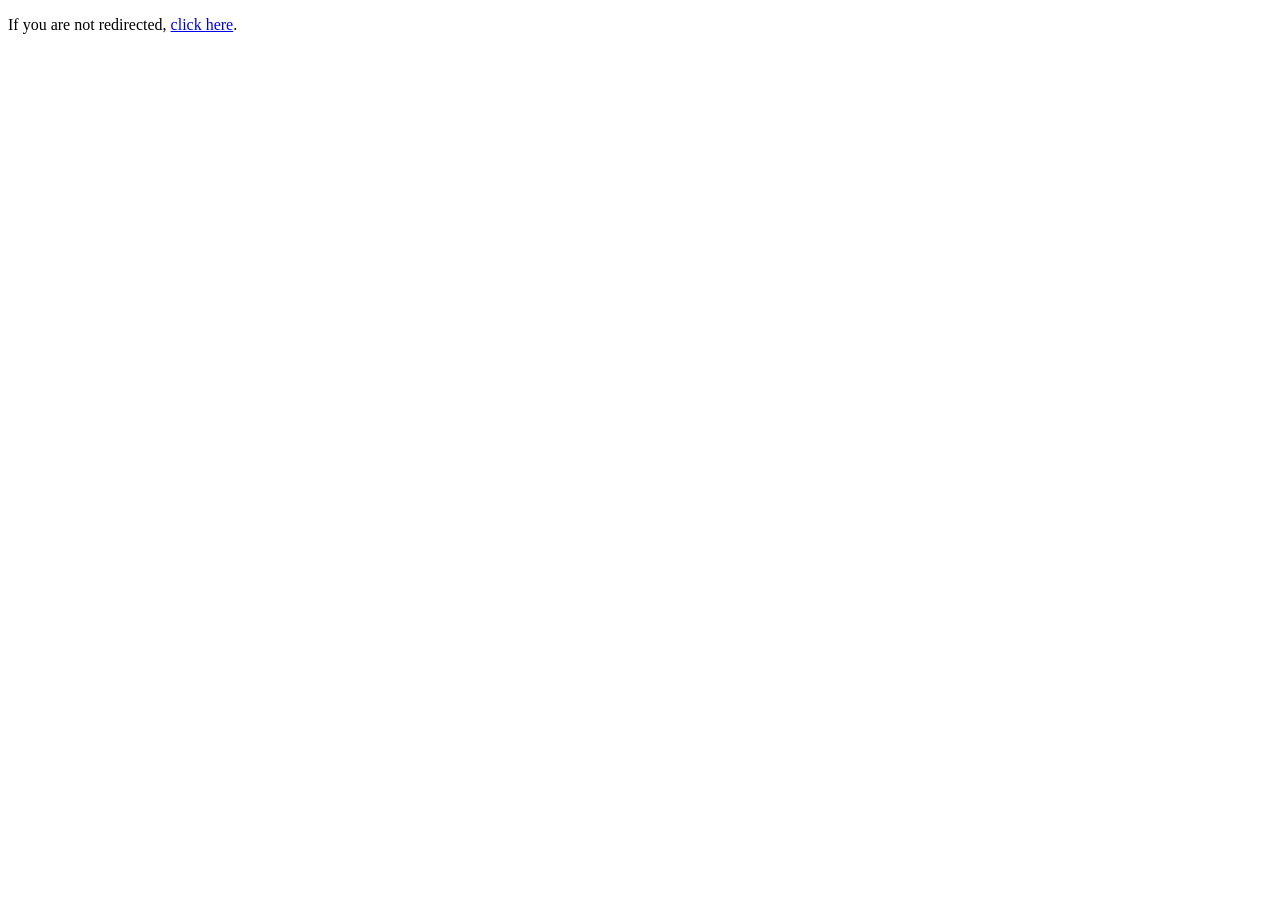
<file: index.html>
<!DOCTYPE html>
<html lang="en">
<head>
    <meta charset="UTF-8">
    <meta name="viewport" content="width=device-width, initial-scale=1.0">
    <meta http-equiv="refresh" content="3;url=portfolio.html">
    <title>Redirecting</title>
</head>
<body>
    <p> If you are not redirected, <a href="portfolio.html">click here</a>.</p>
    
</body>
</html>
</file>
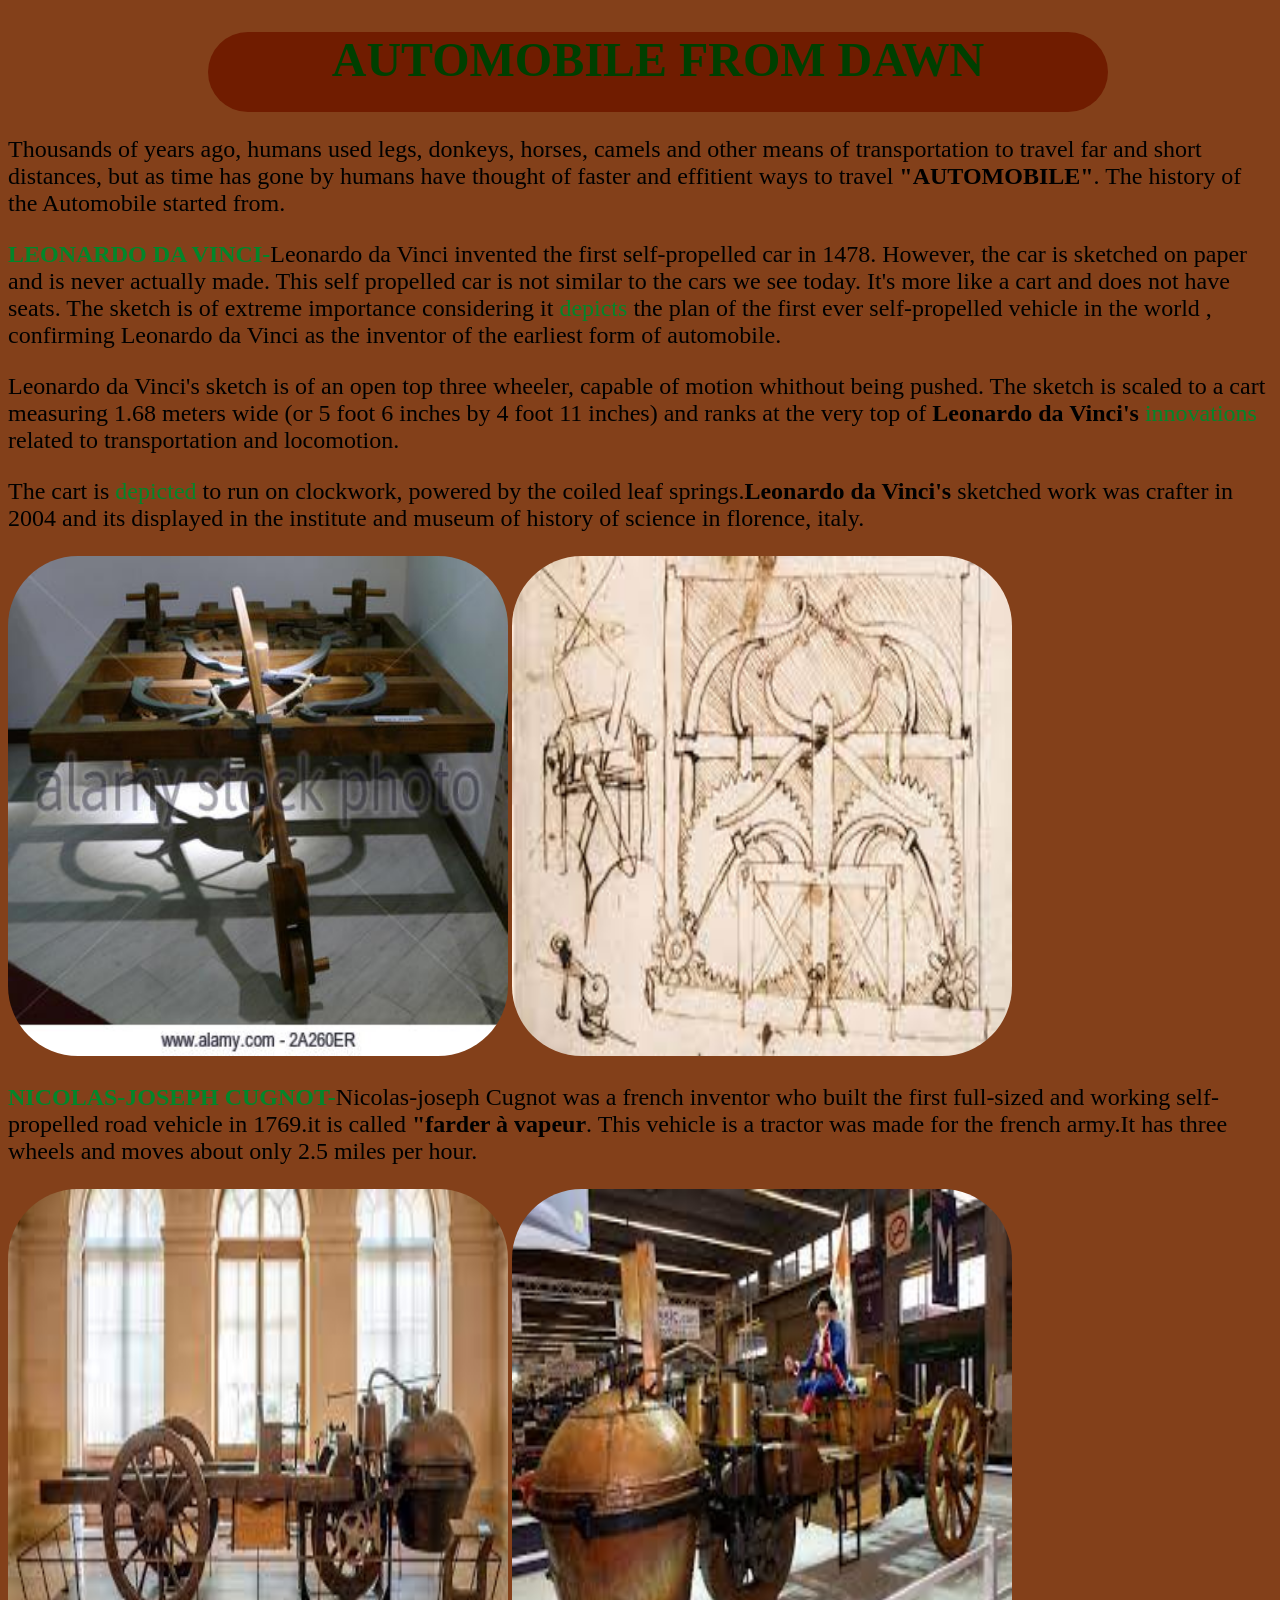
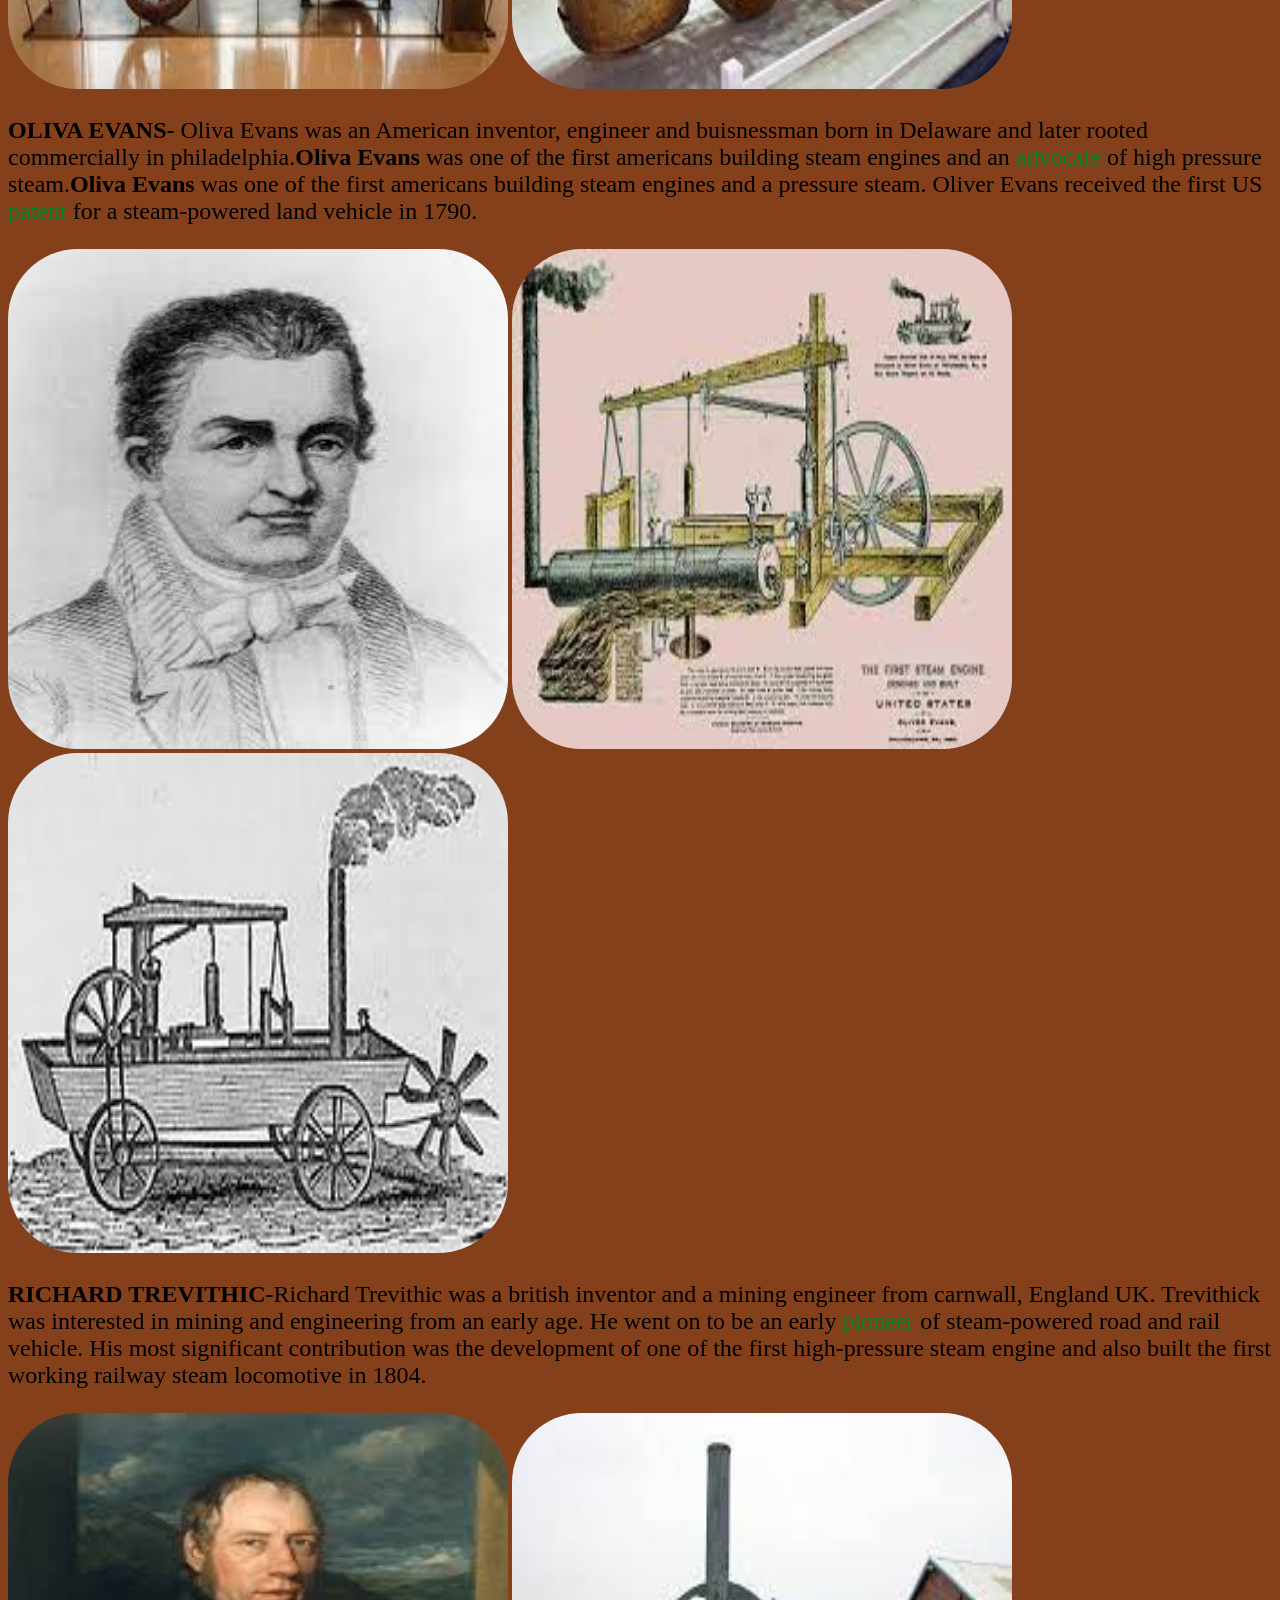
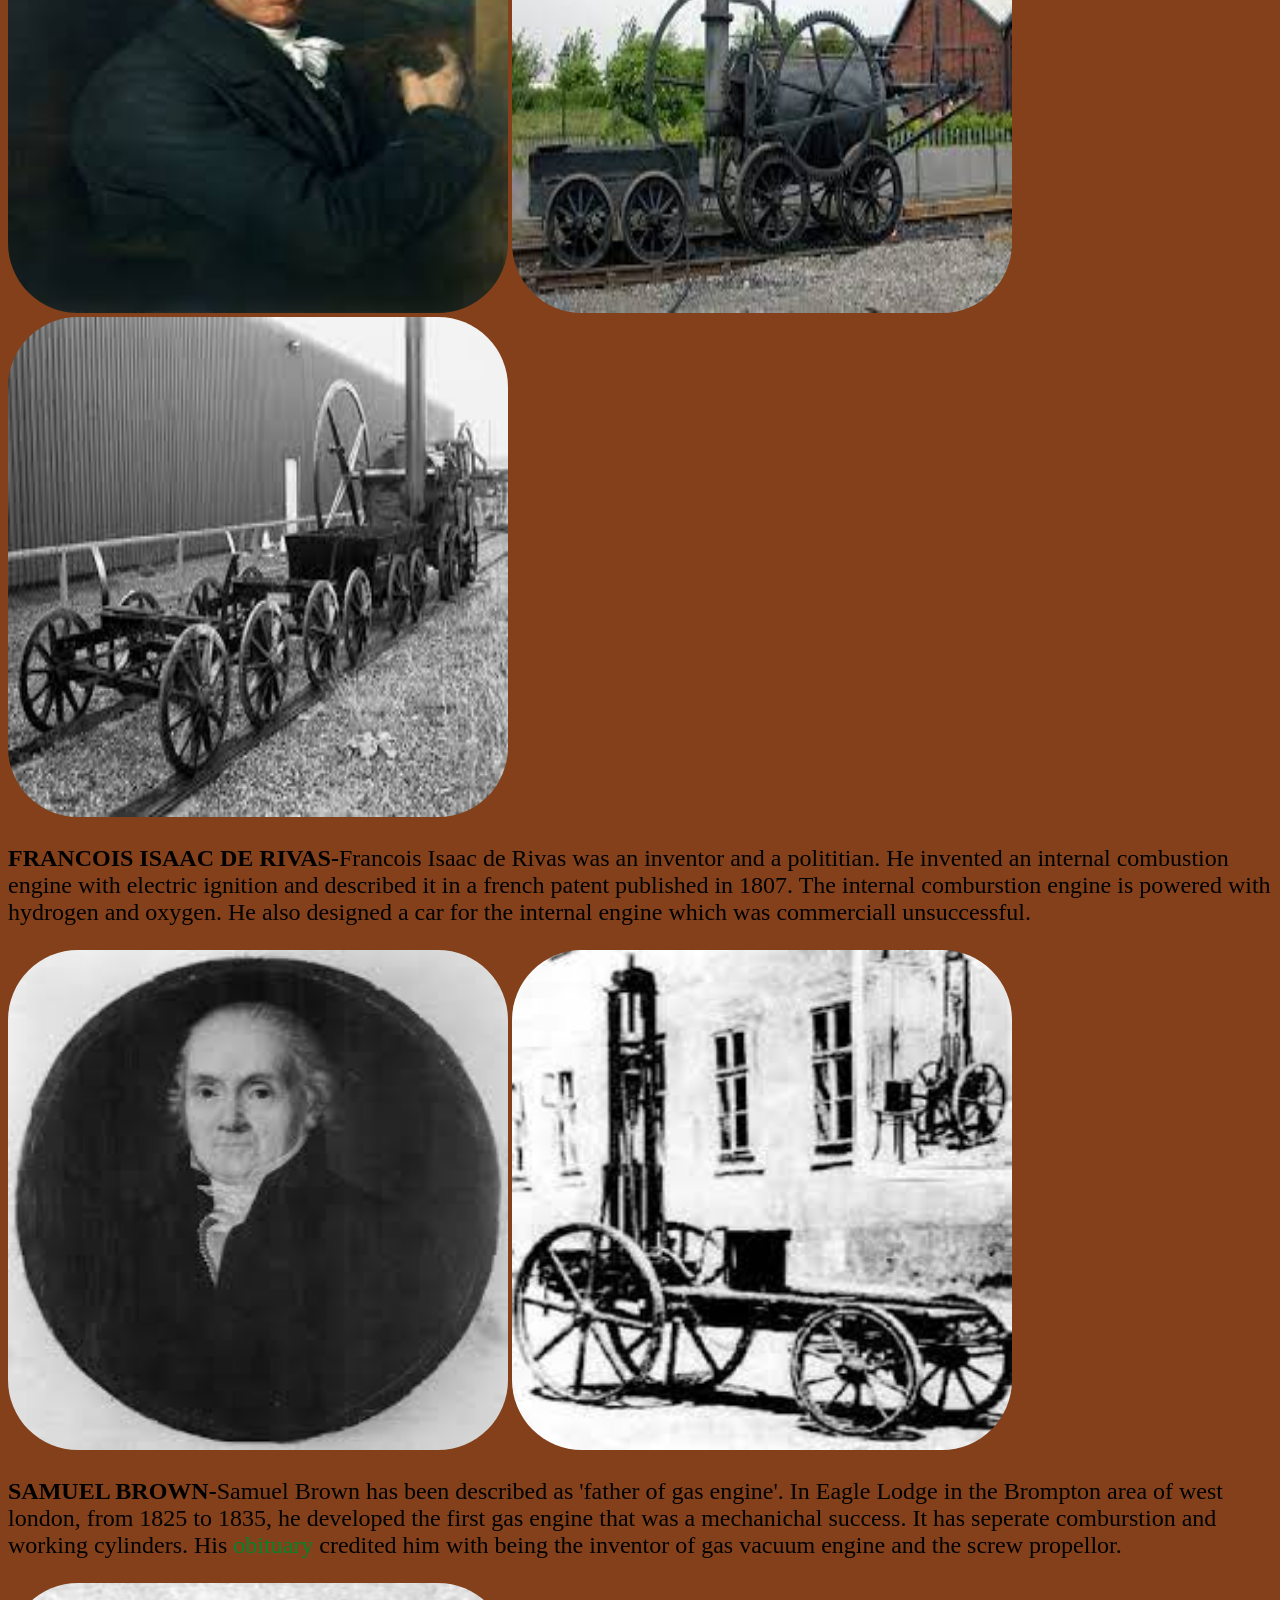
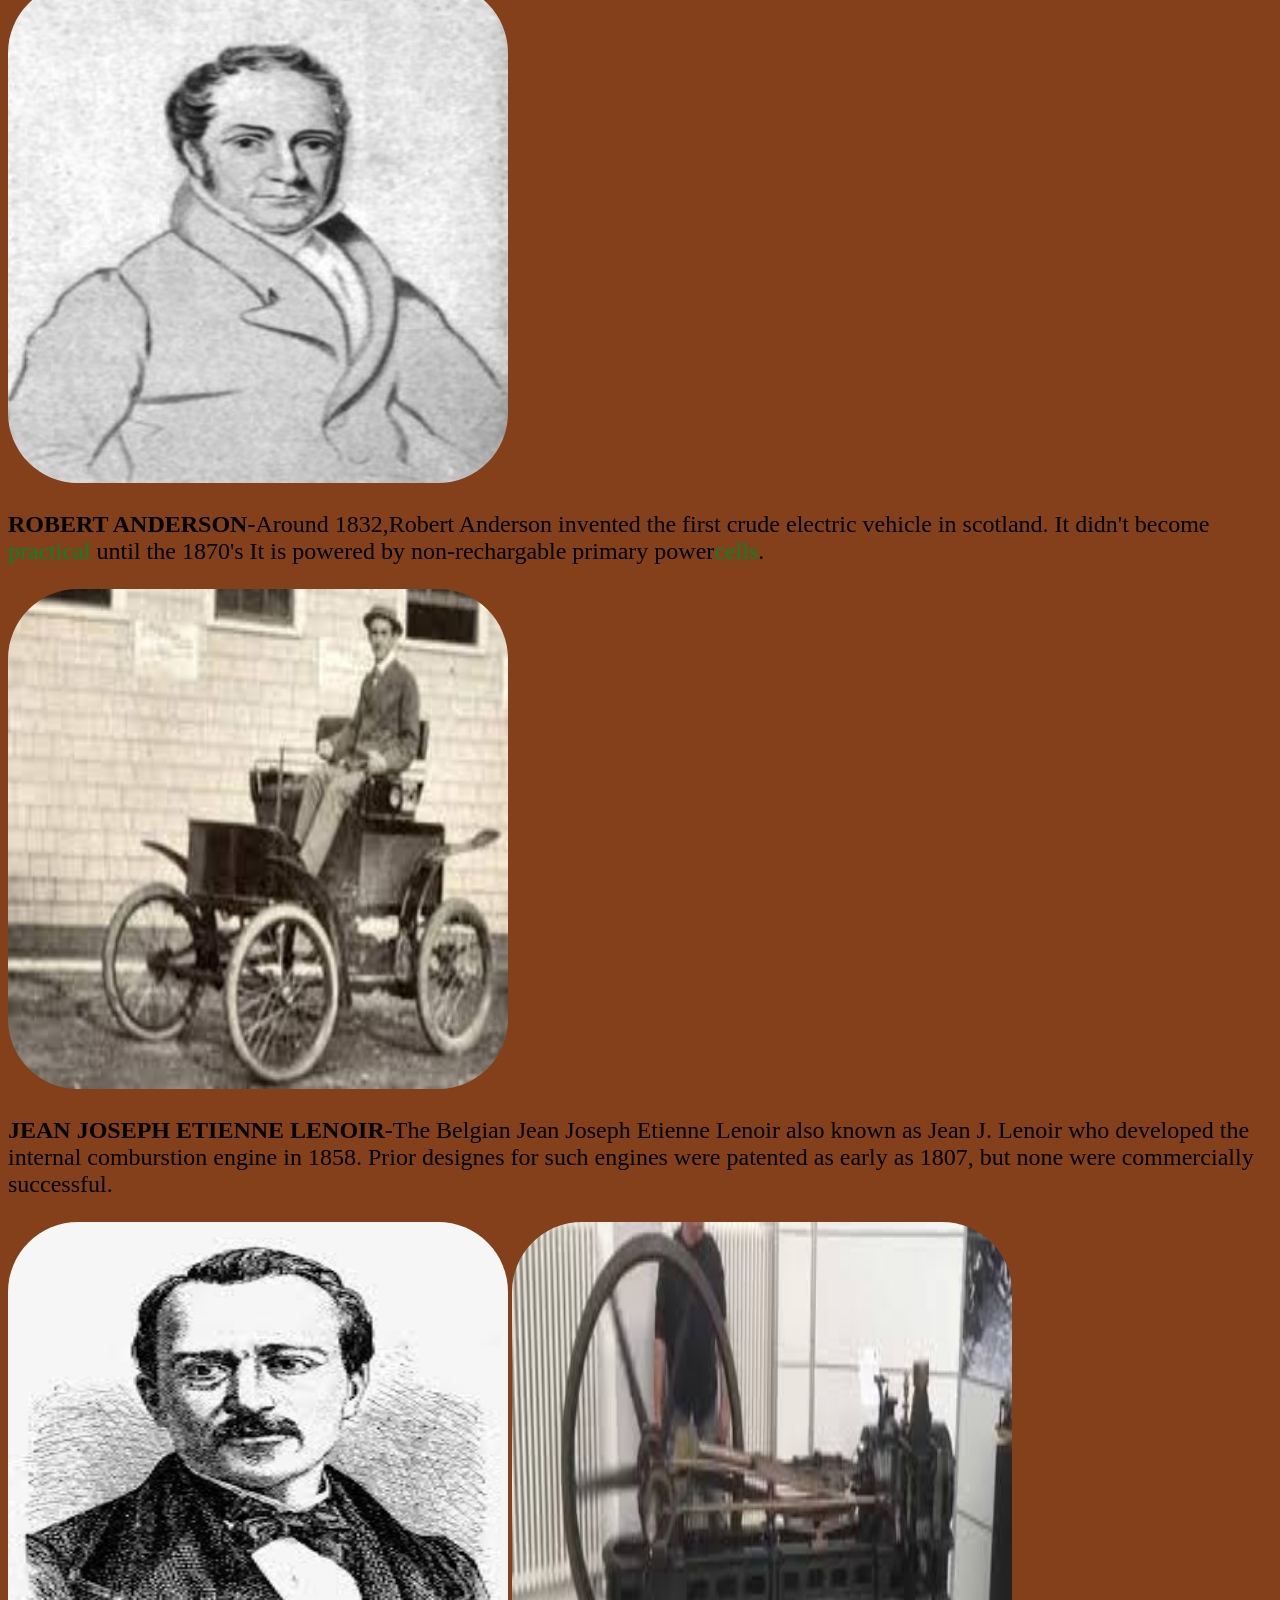
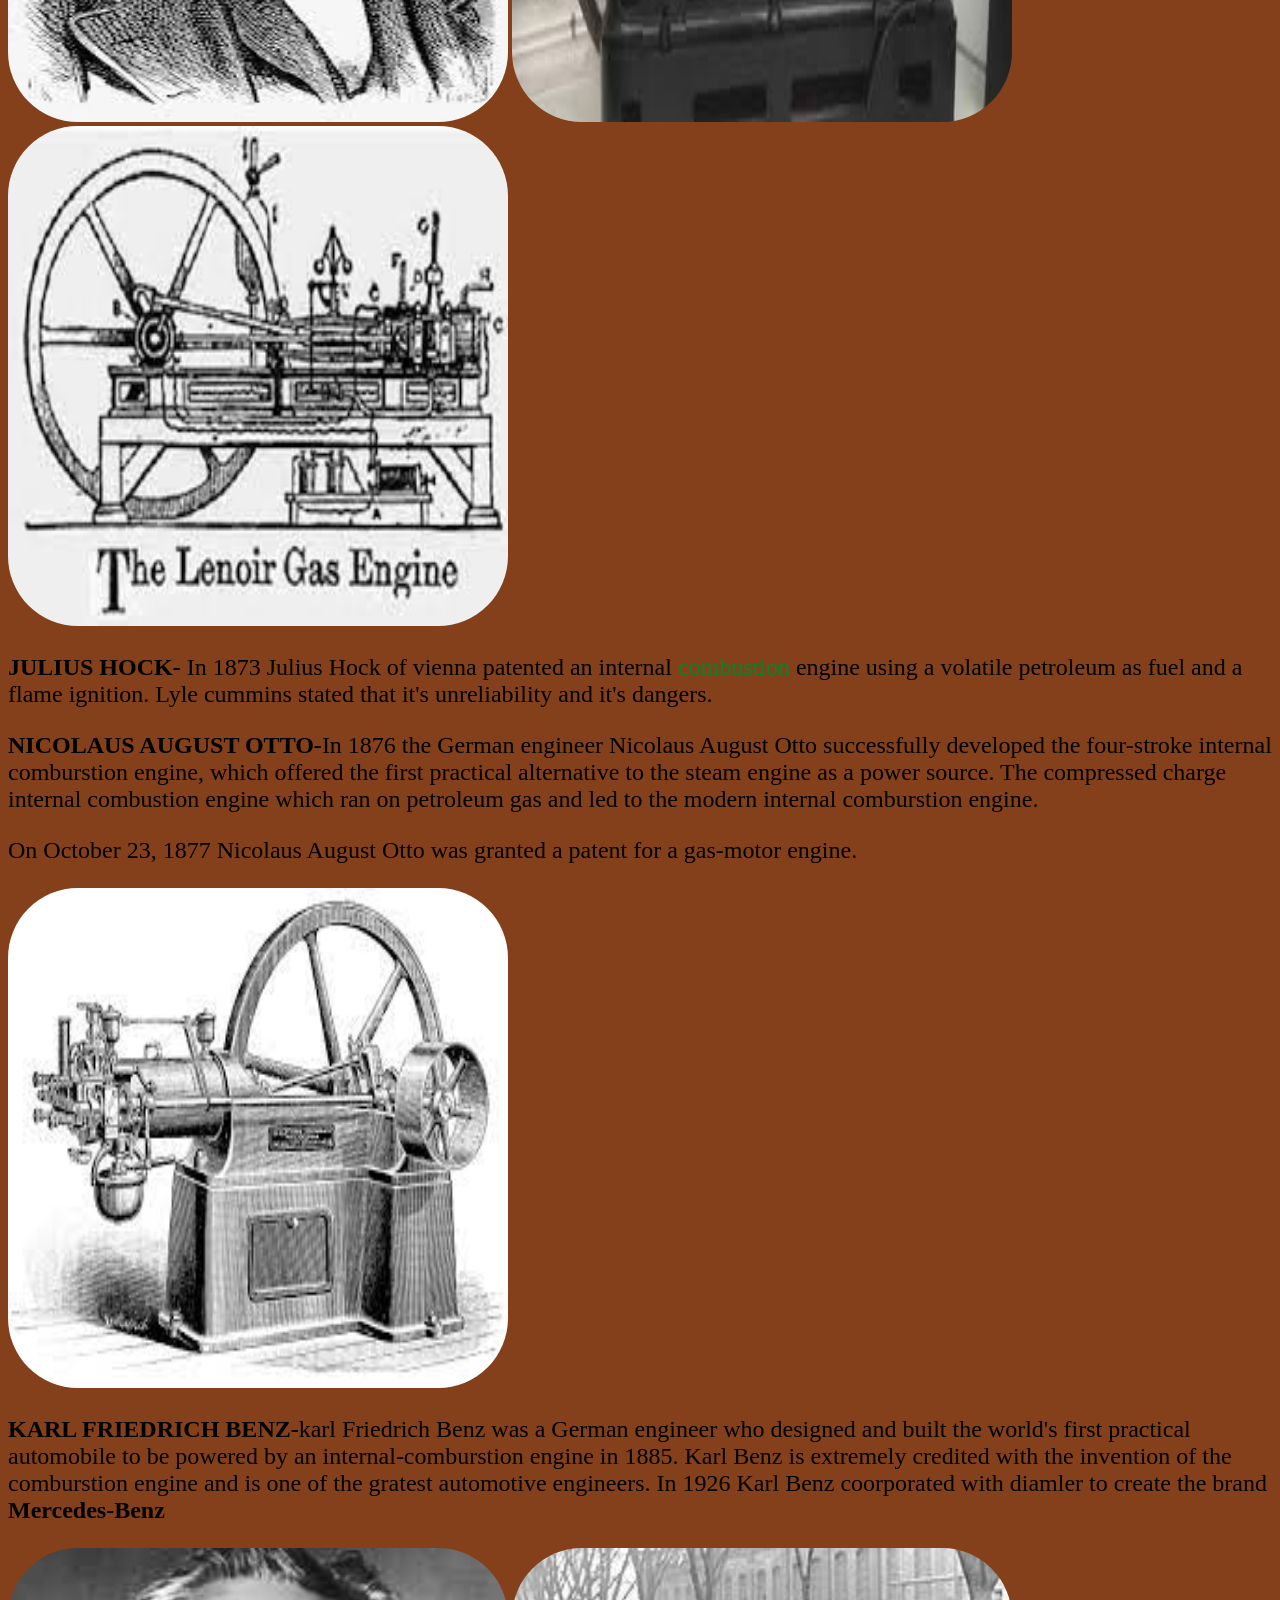
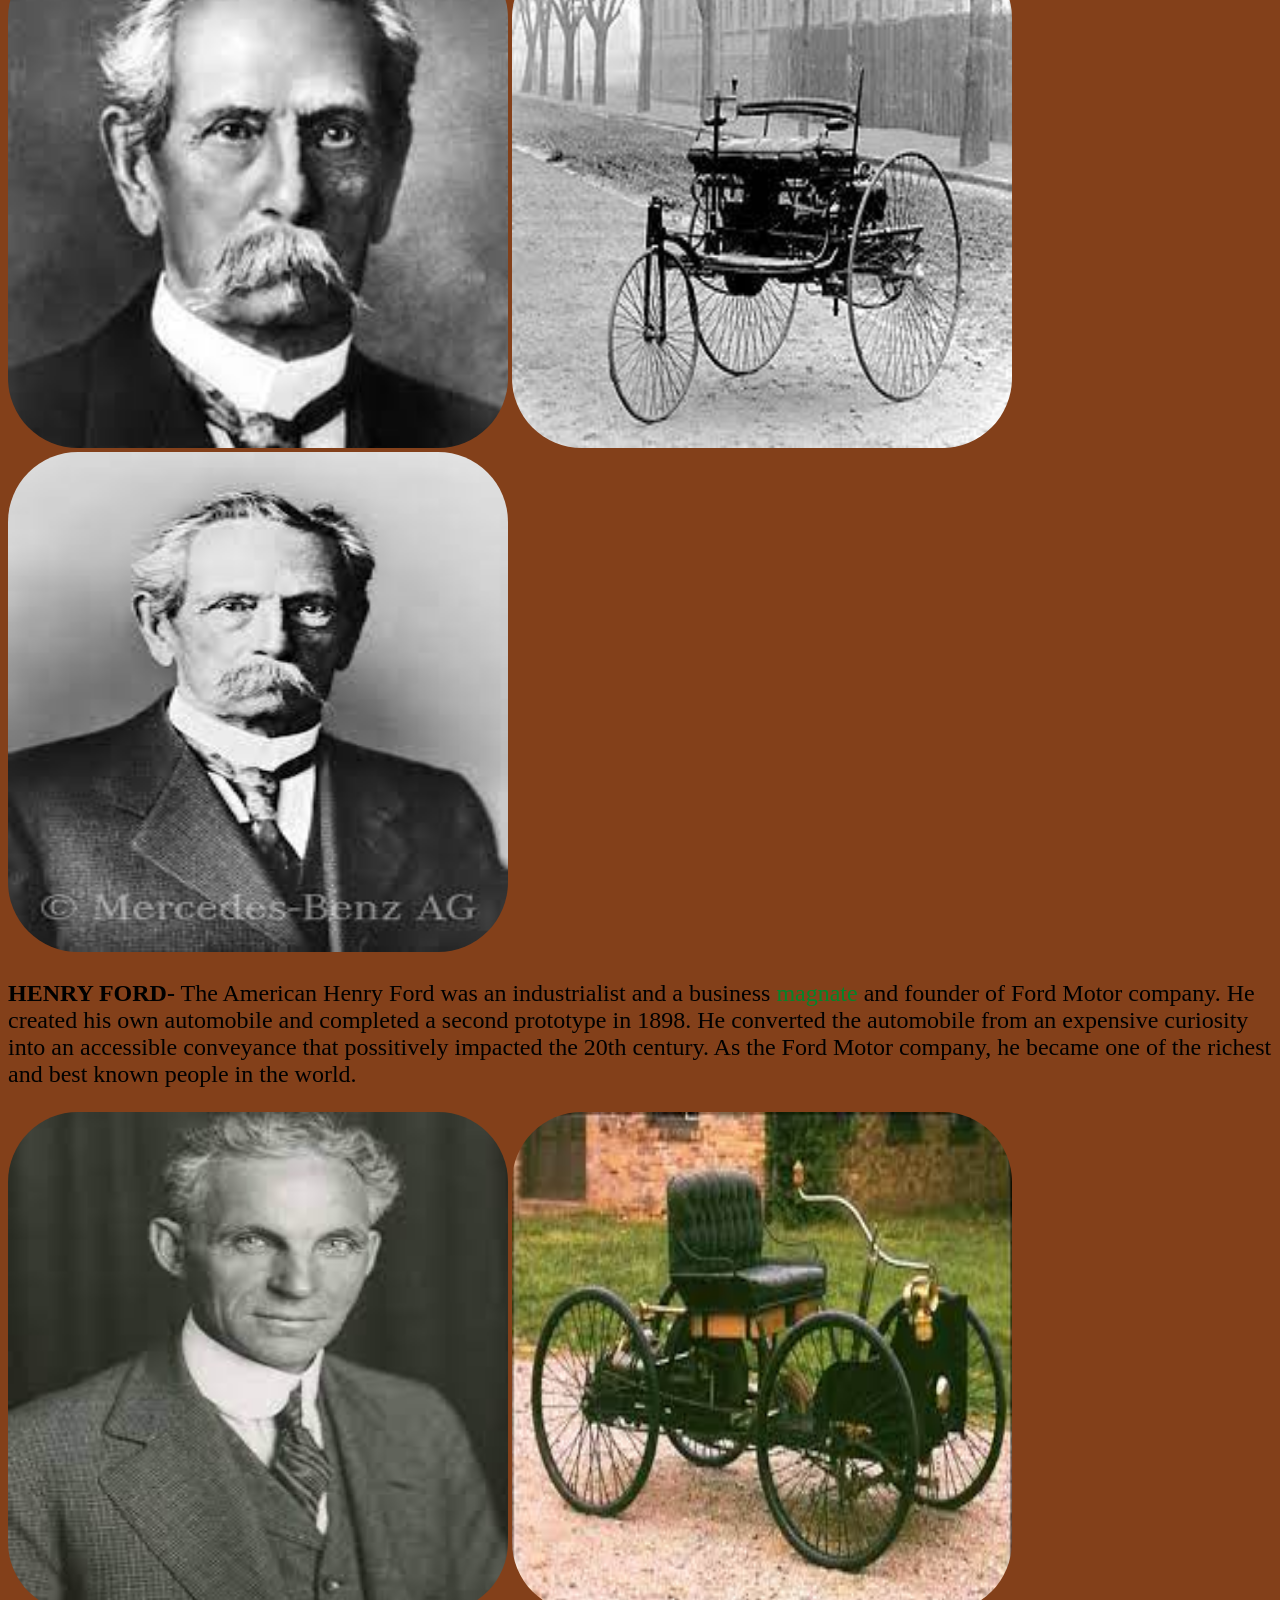
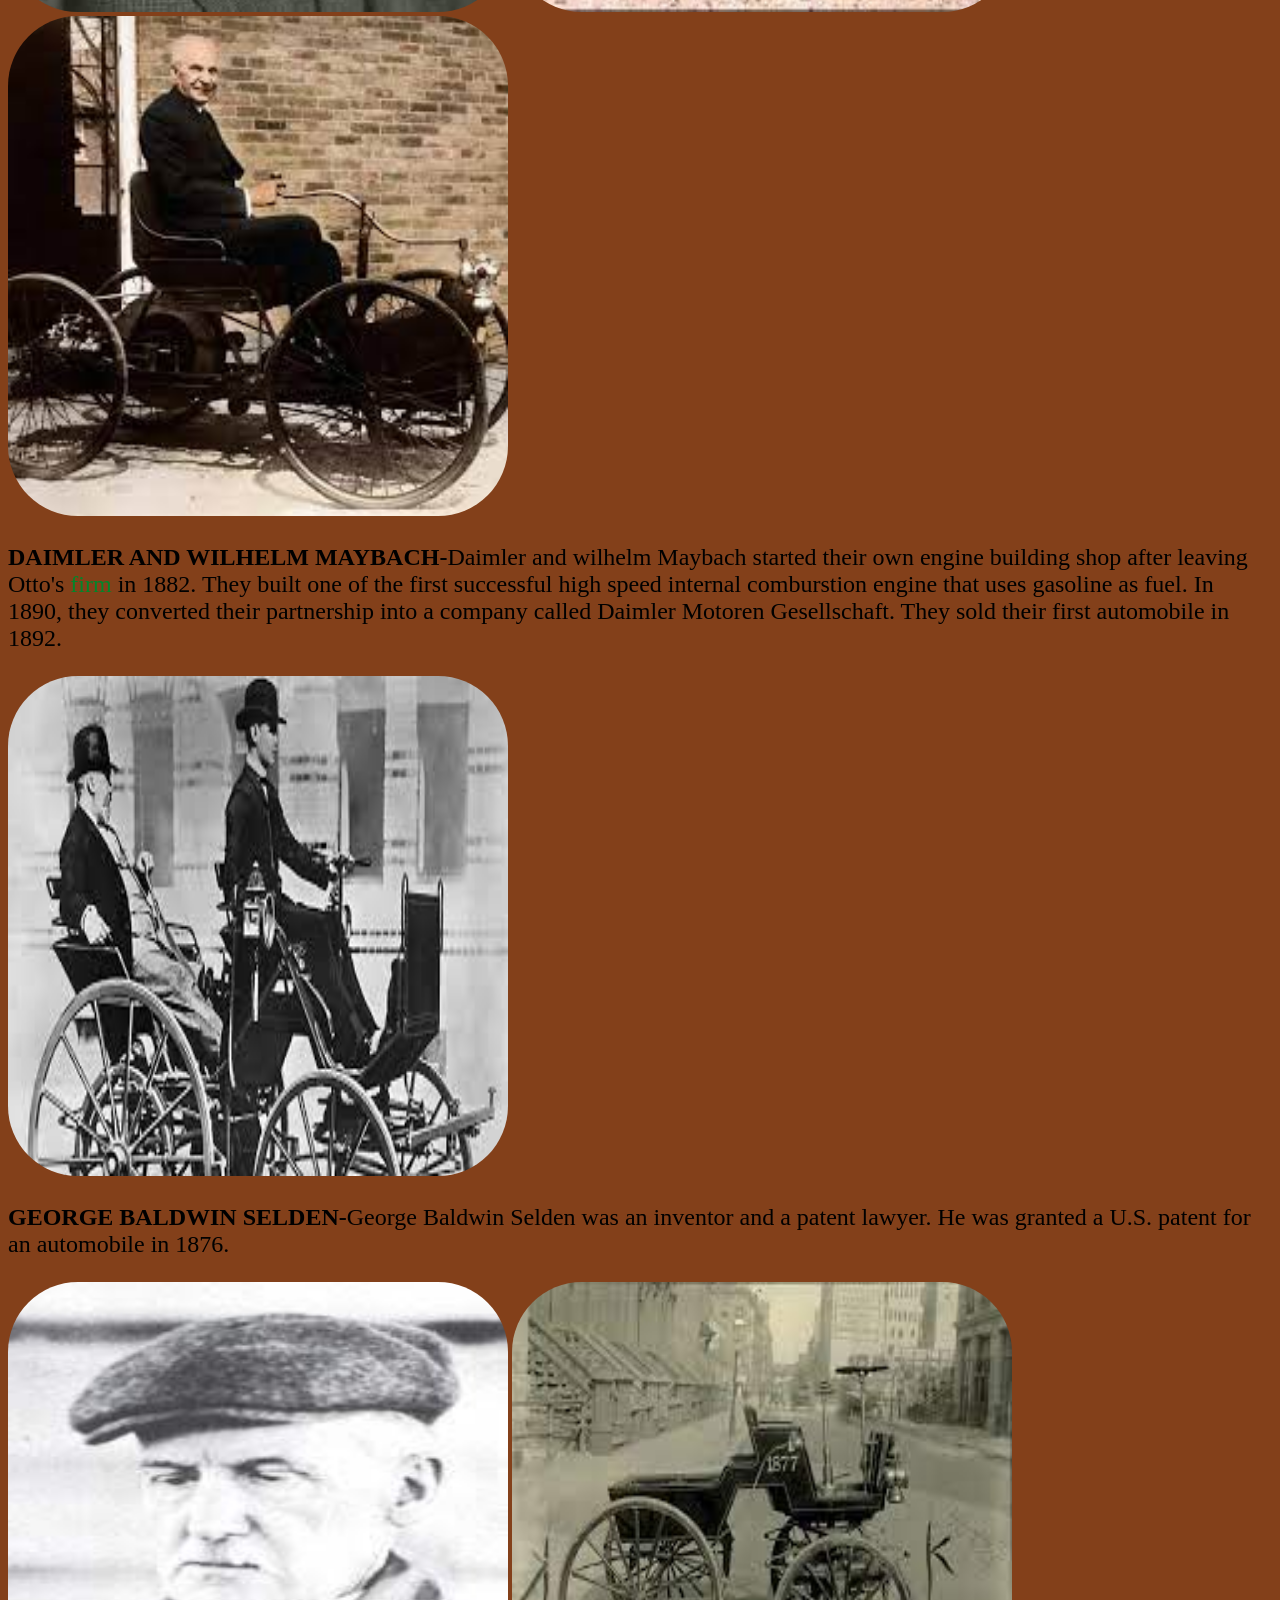
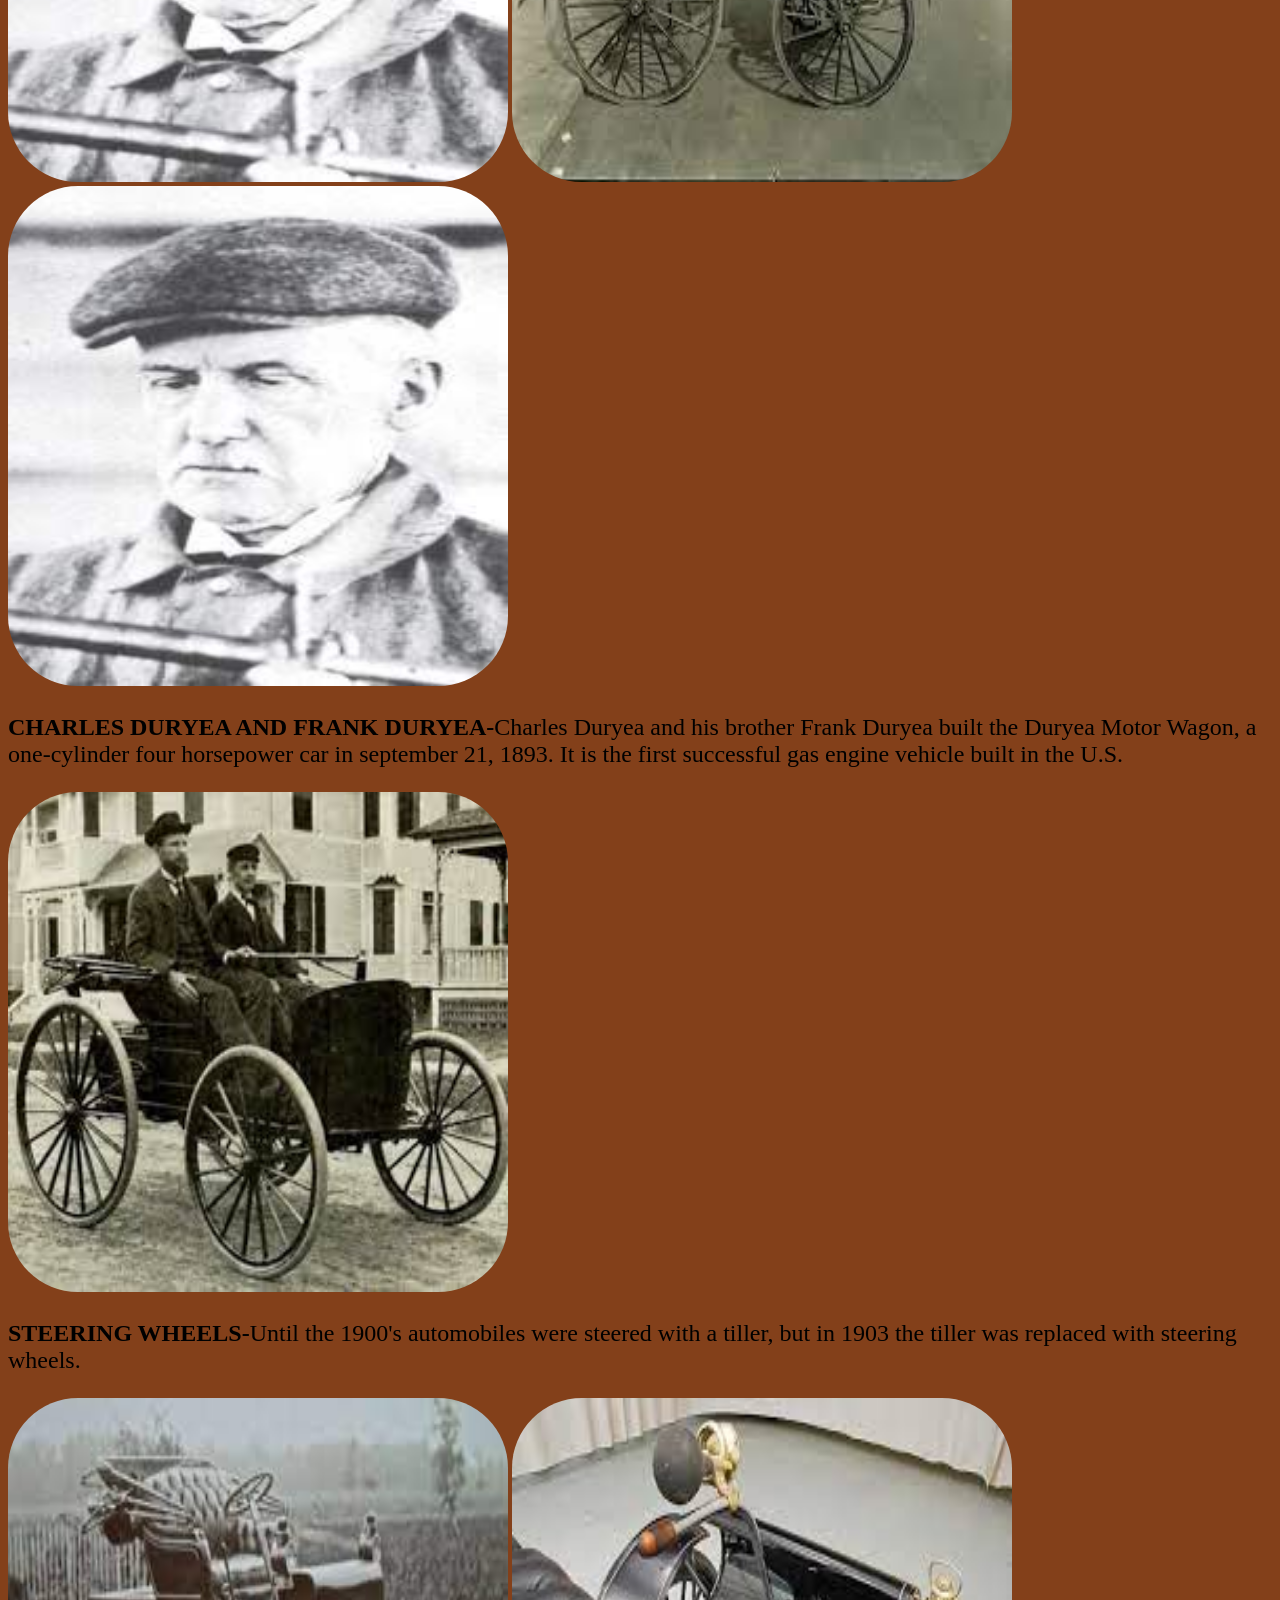
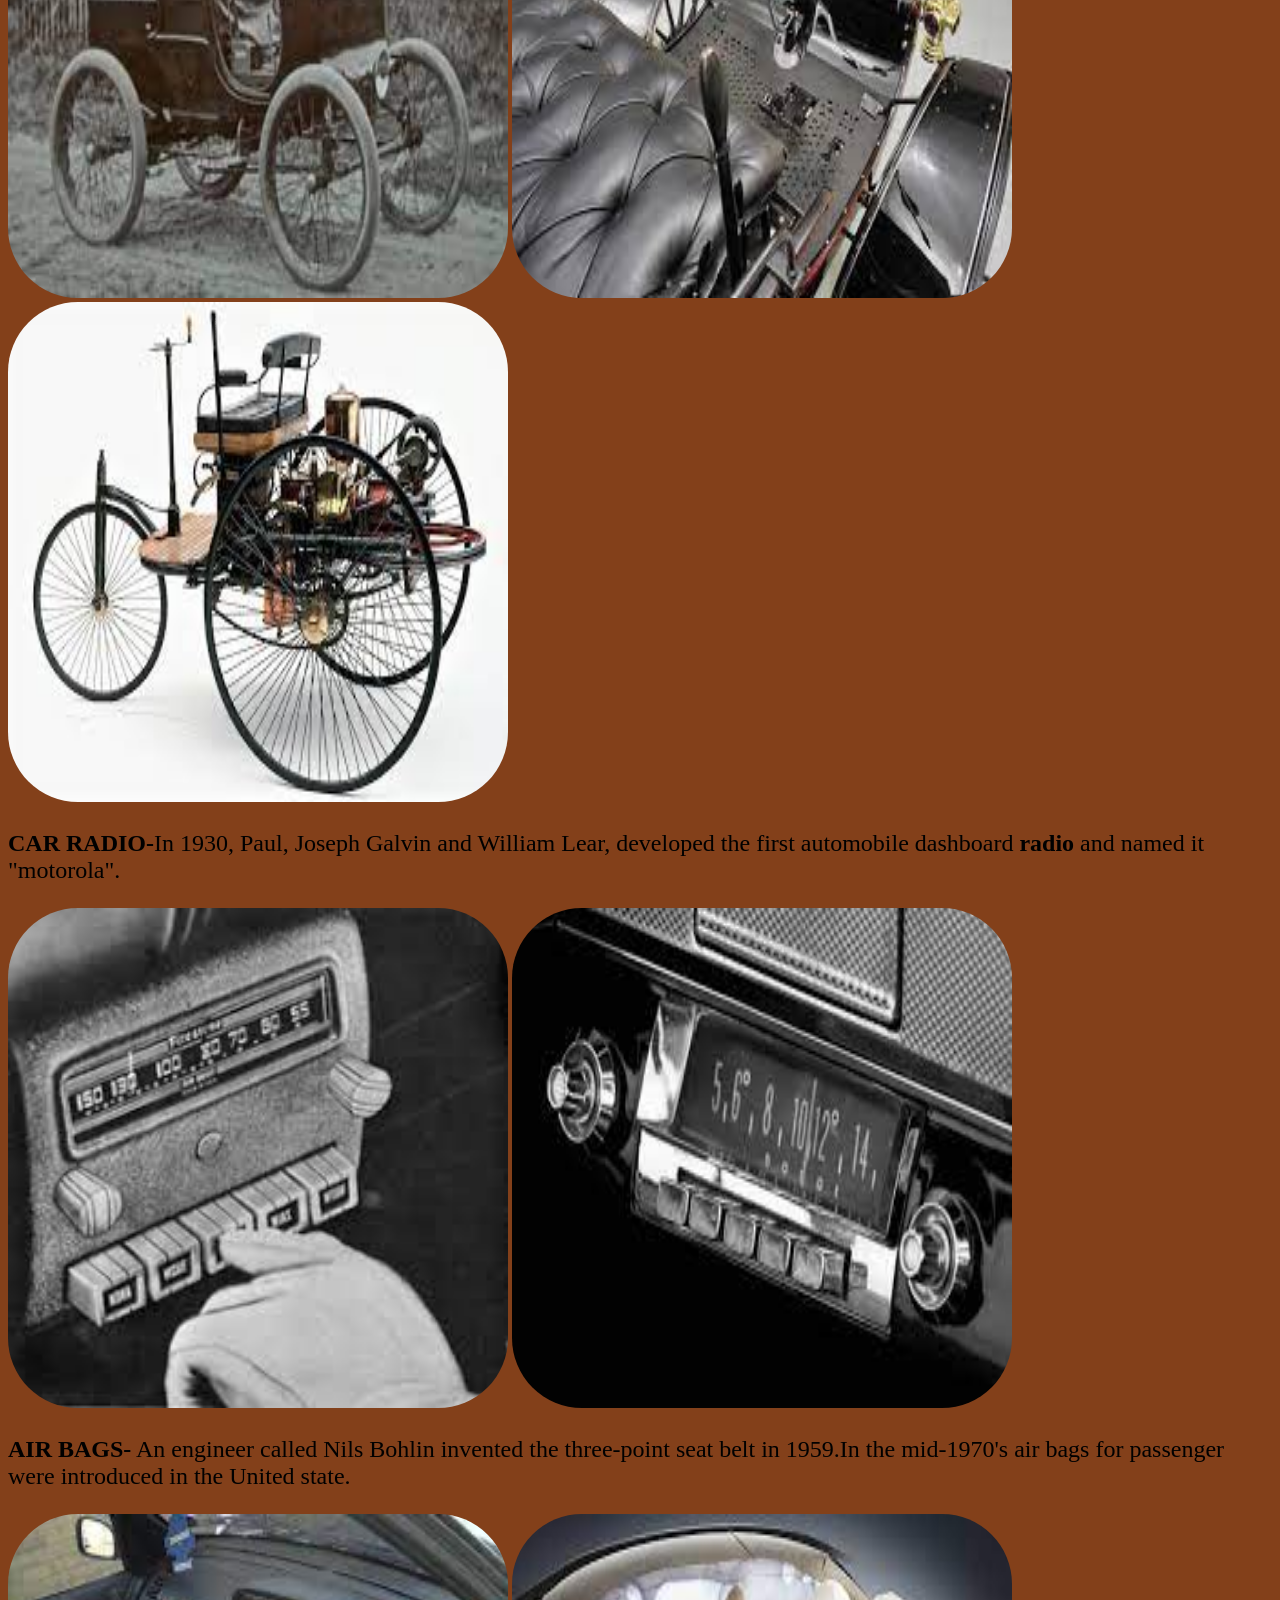
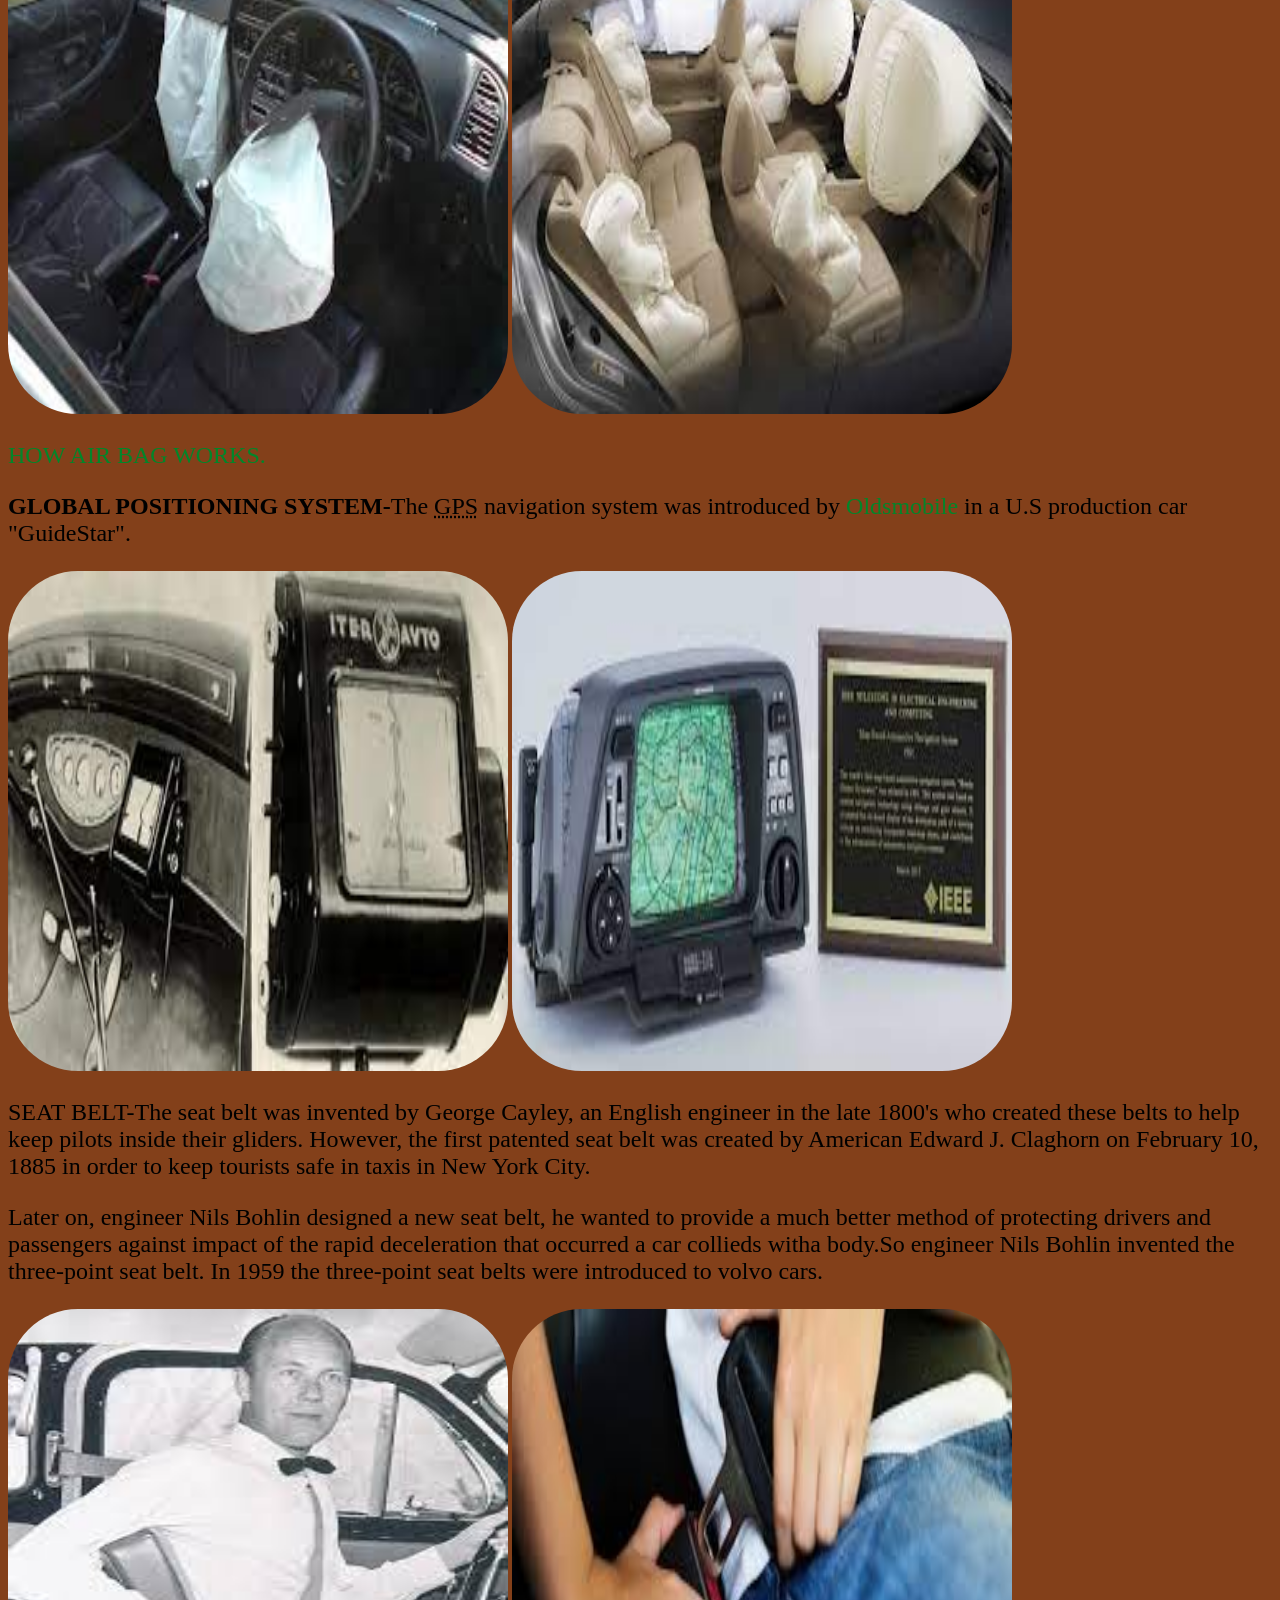
<file: AUTOMOBILE FROM DAWN.html>
<!DOCTYPE html>
<html>

<head>
     <link rel="stylesheet" href="AUTOMOBILE FROM DAWN.css">


<title>AUTOMOBILE FROM DAWN</title>
<div class="mydiv">

<h1>AUTOMOBILE FROM DAWN</h1>
</div>

 
</head>
   <body style="background-color:#83401A;">


     <p>Thousands of years ago, humans used legs, donkeys, horses, camels and other means of transportation
          to travel far and short distances, but as time has gone by humans have thought of faster and effitient ways 
          to travel   <b>"AUTOMOBILE"</b>. The history of the Automobile started from.</p>
     <p><a href="https://en.m.wikipedia.org/wiki/leonardo_da_vinci"><b>LEONARDO DA VINCI-</b></a>Leonardo da Vinci invented the first self-propelled car in 1478. However, the car is sketched on paper and is never
          actually made. This self propelled car is not similar to the cars we see today. It's more like a cart and does not have seats.
           The sketch is of extreme importance considering it <a href="https://www.oxfordlearnersdictionaries.com/definition/english/depict?q=Depict">
          depicts</a> the plan of the first ever
           self-propelled vehicle in the world , confirming Leonardo da Vinci as the inventor of the earliest 
           form of automobile.</p><p>Leonardo da Vinci's sketch is of an open top three wheeler, capable of motion whithout being
            pushed. The sketch is scaled to a cart measuring 1.68 meters wide (or 5 foot 6 inches by 4 foot 11 inches)
       and ranks at the very top of <b>Leonardo da Vinci's</b> <a href="https://www.oxfordlearnersdictionaries.com/definition/english/innovation?q=Innovation ">innovations</a> 
       related to transportation and locomotion.</p>
       <p>The cart is <a href="https://www.oxfordlearnersdictionaries.com/definition/english/depict?q=Depict">depicted</a> to run on clockwork, powered 
          by the coiled leaf springs.<b>Leonardo da Vinci's</b> sketched work was crafter in 2004 and its displayed in the institute
             and museum of history  of science in florence, italy.</p>                                                          
     <img src="IMAGES/leo.jpg">  
     <img src="IMAGES/leod.jpg">

     <p><b><a href="https://www.nicolas-joseph cugnot">NICOLAS-JOSEPH CUGNOT-</a></b>Nicolas-joseph Cugnot was a french inventor who built the first full-sized and working self-propelled road 
           vehicle in 1769.it is called <b>"farder à vapeur</b>. This vehicle is a tractor was made for the french army.It has three wheels and 
           moves about only 2.5 miles per hour.</p>
           <img src="IMAGES/nic.jpg">
           <img src="IMAGES/nico.jpg">
     <p><b>OLIVA EVANS-</b> Oliva Evans was an American inventor, engineer and buisnessman born in Delaware and later rooted
          commercially in philadelphia.<b>Oliva Evans</b> was one of the first americans building steam engines and an 
          <a href="https://www.oxfordlearnersdictionaries.com/definition/english/advocate?q=Advocate">advocate</a> of high 
          pressure steam.<b>Oliva Evans</b> was one of the first americans building steam engines and a 
          pressure steam. Oliver Evans received the first US <a href="https://www.oxfordlearnersdictionaries.com/definition/english/patent?q=Patent">patent</a> 
           for a steam-powered land vehicle in 1790.</p>
     <img src="IMAGES/oliv.jpg">
     <img src="IMAGES/olive.jpg">
     <img src="IMAGES/oliver.jpg">
     <p><b>RICHARD TREVITHIC-</b>Richard Trevithic was a british inventor and a mining engineer from carnwall, England UK. Trevithick was interested in 
          mining and engineering from an early age. He went on to be an early <a href="https://www.oxfordlearnersdictionaries.com/definition/english/pioneer?q=Pioneer">pioneer</a> 
          of steam-powered road and rail vehicle. His most 
          significant contribution was the development of one of the first high-pressure steam engine and also built the first working 
           railway steam locomotive in 1804.</p>
           <img src="IMAGES/rich.jpg">
           <img src="IMAGES/richa.jpg">
           <img src="IMAGES/richard.jpg">
    <p><b>FRANCOIS ISAAC DE RIVAS-</b>Francois Isaac de Rivas was an inventor and a polititian. He invented an internal combustion engine with electric ignition and described it in a french patent published in 1807. The internal comburstion engine is powered with hydrogen and oxygen. He also designed a car for the internal engine which was  commerciall unsuccessful.</p>
     <img src="IMAGES/fra.jpg">
     <img src="IMAGES/frank.jpg">
     <p><b>SAMUEL BROWN-</b>Samuel Brown has been described as 'father of gas engine'. In Eagle Lodge in the Brompton area of west 
          london, from 1825 to 1835, he developed the first gas engine that was a mechanichal success. It has seperate comburstion
           and working cylinders. His <a href="https://www.oxfordlearnersdictionaries.com/definition/english/obituary?q=Obituary">obituary</a> credited him with being the inventor of gas vacuum engine and the screw propellor.
          </p>
     <img src="IMAGES/sam.jpg">
     <p><b>ROBERT ANDERSON-</b>Around 1832,Robert Anderson invented the first crude electric vehicle in scotland. It didn't become 
          <a href="https://www.oxfordlearnersdictionaries.com/definition/english/practical?q=Practical">practical</a> until 
          the 1870's It is powered by non-rechargable primary power<a href="https://www.oxfordlearnersdictionaries.com/definition/english/cells?q=Cells">cells</a>.</p>
     <img src="IMAGES/rob.jpg">
     <p><b>JEAN JOSEPH ETIENNE LENOIR-</b>The Belgian Jean Joseph Etienne Lenoir also known as Jean J. Lenoir  who developed the internal comburstion 
            engine in 1858. Prior designes for such engines were patented as early as 1807, but none were commercially successful.
          </p>
     <img src="IMAGES/jj.jpg">
     <img src="IMAGES/jjj.jpg">
     <img src="IMAGES/jean.jpg">
          <P><b>JULIUS HOCK-</b> In 1873 Julius Hock of vienna patented an internal<a href="https://www.oxfordlearnersdictionaries.com/definition/english/combustion?q=Combustion">
               combustion</a> engine using a volatile petroleum as fuel and a flame ignition. Lyle cummins stated that it's unreliability and it's dangers.</P>
     
     
     <p><b>NICOLAUS AUGUST OTTO-</b>In 1876 the German engineer Nicolaus August Otto successfully developed the four-stroke internal comburstion engine, which offered the first practical alternative to the steam engine as a power source. The compressed charge internal combustion engine which ran on petroleum gas and led to the modern internal comburstion engine.</p>
<p> On October 23, 1877 Nicolaus August Otto was granted a patent for a gas-motor engine. </p>
     <img src="IMAGES/laus.jpg">
     <p><b>KARL FRIEDRICH BENZ-</b>karl Friedrich Benz was a German engineer who designed and built the world's first practical 
          automobile to be powered by an internal-comburstion engine in 1885. Karl Benz is extremely credited with the invention of the 
          comburstion engine and is one of the gratest automotive engineers. In 1926 Karl Benz coorporated with diamler to create the 
          brand <b>Mercedes-Benz</b></p>
     <img src="IMAGES/benz.jpg">
     <img src="IMAGES/banz.jpg">
     <img src="IMAGES/benzo.jpg">
     <p><b>HENRY FORD-</b> The American Henry Ford was an industrialist and a business<a href="https://www.oxfordlearnersdictionaries.com/definition/english/magnate?q=Magnate"> magnate</a> and founder of Ford Motor company. 
          He created his own automobile and completed a second prototype in 1898. He converted the automobile from an expensive 
          curiosity into an accessible conveyance that possitively impacted the 20th century. As the Ford Motor company, he became one of the richest and best known 
          people in the world.</p>
     <img src="IMAGES/ford.jpg">
     <img src="IMAGES/fff.jpg">
     <img src="IMAGES/ff.jpg">
     <p><b>DAIMLER AND WILHELM MAYBACH-</b>Daimler and wilhelm Maybach started their own engine building shop after leaving Otto's 
          <a href="https://www.oxfordlearnersdictionaries.com/definition/english/firm?q=Firm">firm</a> in 1882. They built
          one of the first successful high speed internal comburstion engine that uses gasoline as fuel. In 1890, they converted 
          their partnership into a company called Daimler Motoren Gesellschaft. They sold their first automobile in 1892.</p>
     <img src="IMAGES/dai.jpg">
     <p><b>GEORGE BALDWIN SELDEN-</b>George Baldwin Selden was an inventor and a patent lawyer. He was granted a U.S. patent for an automobile 
          in 1876.</p>
     <img src="IMAGES/geo.jpg">
     <img src="IMAGES/george.jpg">
     <img src="IMAGES/geor.jpg">
     <p><b>CHARLES DURYEA AND FRANK DURYEA-</b>Charles Duryea and his brother Frank Duryea built the Duryea Motor Wagon, 
          a one-cylinder four horsepower car in september 21, 1893. It is the first successful gas engine vehicle built in the U.S.</p>
     <img src="IMAGES/ccc.jpg" >

     <p><b>STEERING WHEELS-</b>Until the 1900's automobiles were steered with a tiller, but in 1903 the tiller was replaced with steering 
          wheels.</p>
     <img src="IMAGES/steer.jpg">
     <img src="IMAGES/till.jpg">
     <img src="IMAGES/tiller.jpg">
     <p><b>CAR RADIO-</b>In 1930, Paul, Joseph Galvin and William Lear, developed the first automobile dashboard <b>radio</b> 
          and named it "motorola".</p>
     <img src="IMAGES/rad.jpg">
     <img src="IMAGES/radio.jpg">
     <p><b>AIR BAGS-</b> An engineer called Nils Bohlin invented the three-point seat belt in 1959.In the mid-1970's air bags for 
           passenger were introduced in the United state.</p>
     <img src="IMAGES/air.jpg">
     <img src="IMAGES/bag.jpg">
     <P><a href="images/https://www.youtube.com/watch?v=wrzMcRiNLyo">HOW AIR BAG WORKS.</a></P>
     <p><b>GLOBAL POSITIONING SYSTEM-</b>The <abbr title=" global positioning system">GPS</abbr> navigation system was introduced 
     by <a href="https://en.m.wikipedia.org/wiki/oldsmobile">Oldsmobile</a> in a U.S production car "GuideStar". </p>
    
     <img src="IMAGES/gps.jpg">
     <img src="IMAGES/map.jpg">
     <P>SEAT BELT-The seat belt was invented by George Cayley, an English engineer in the late 1800's who created these belts to help keep pilots inside their gliders.
           However, the first patented seat belt was created by American Edward J. Claghorn on February 10,
           1885 in order to keep tourists safe in taxis in New York City.</P>
           <p>Later on, engineer Nils Bohlin designed a new seat belt, he wanted to provide a much better 
                method of protecting drivers and passengers against impact of the rapid deceleration that 
               occurred a car collieds witha body.So engineer Nils Bohlin invented the three-point seat belt.
          In 1959 the three-point seat belts were introduced to volvo cars. </p>
     <img src="IMAGES/seat.jpg">
     <img src="IMAGES/belt.jpg">
     <img src="IMAGES/bel.jpg">
    <p>The story of the automobile is far more than a timeline of engines and aesthetics; it is a testament to human ingenuity and our restless desire to bridge the distance between where we are and where we want to be. From the first rhythmic thrum of a Benz Patent-Motorwagen to the near-silent acceleration of today’s electric motors, the car has reshaped our cities, our economies, and our very sense of freedom.
     As we look toward a future defined by autonomy, sustainability, and renewed connectivity, one thing remains certain: the journey is far from over. The automobile will continue to evolve, proving that while the technology may change, our drive to explore the horizon remains universal.
     
         
    </p>




</body>

</html>
</file>
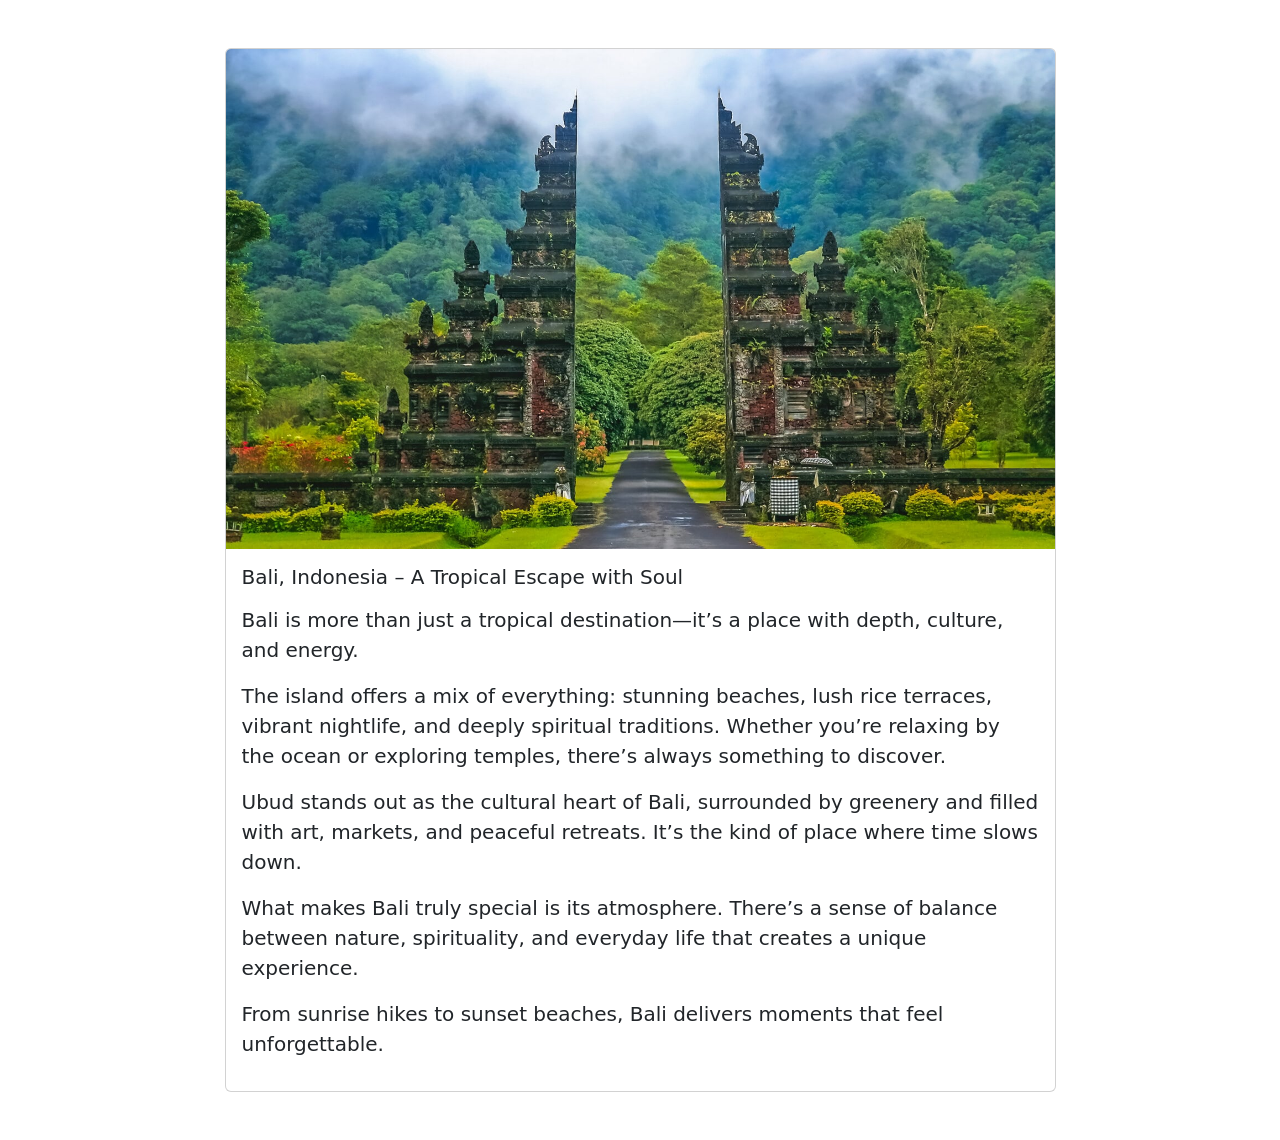
<file: bali.html>
<!DOCTYPE html>
<html lang="en">
    <head>
        <meta charset="UTF-8">
        <meta name="viewport" content="width=device-width, initial-scale=1.0">
        <title>Bali, Indonesia</title>
        <link href="https://cdn.jsdelivr.net/npm/bootstrap@5.1.0/dist/css/bootstrap.min.css" rel="stylesheet">

        <link rel="stylesheet" href="cities.css">
    </head>

    <body>
        <section id="latest-posts" class="container py-5">
            <div class="row" id="city-div">
                <div class="col-md-9">
                    <div class="card blog-card">
                        <img src="IMAGES/bali.jpg" class="card-img-top" alt="">
                        <div class="card-body">
                            <h5 class="card-title">Bali, Indonesia – A Tropical Escape with Soul</h5>

                            <p class="card-text">
                                <p>Bali is more than just a tropical destination—it’s a place with depth, culture, and energy.</p>
                                
                                <p>The island offers a mix of everything: stunning beaches, lush rice terraces, vibrant nightlife, and deeply spiritual traditions. Whether you’re relaxing by the ocean or exploring temples, there’s always something to discover.</p>
                                
                                <p>Ubud stands out as the cultural heart of Bali, surrounded by greenery and filled with art, markets, and peaceful retreats. It’s the kind of place where time slows down.</p>
                                
                                <p>What makes Bali truly special is its atmosphere. There’s a sense of balance between nature, spirituality, and everyday life that creates a unique experience.</p>

                                <p>From sunrise hikes to sunset beaches, Bali delivers moments that feel unforgettable.</p>

                            </p>
                            
                        </div>
                    </div>
                </div>
            </div>
        </section>







        <!-- Bootstrap JS -->
        <script src="https://cdn.jsdelivr.net/npm/bootstrap@5.1.0/dist/js/bootstrap.bundle.min.js"></script>    
    </body>
</html>
</file>
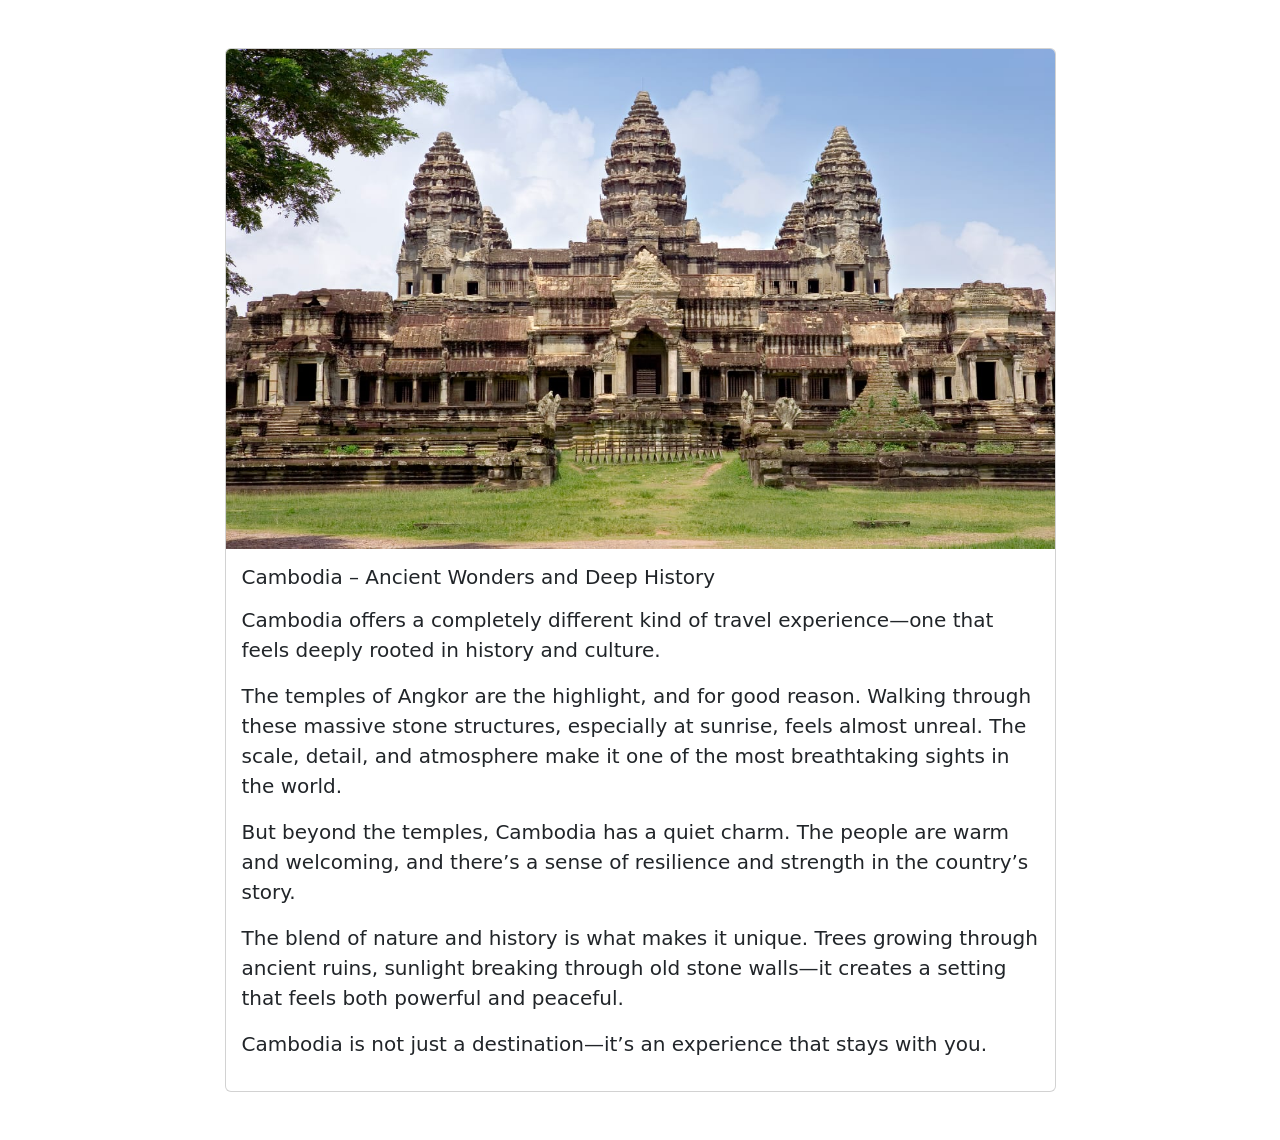
<file: cambodia.html>
<!DOCTYPE html>
<html lang="en">
    <head>
        <meta charset="UTF-8">
        <meta name="viewport" content="width=device-width, initial-scale=1.0">
        <title>Cambodia</title>
        <link href="https://cdn.jsdelivr.net/npm/bootstrap@5.1.0/dist/css/bootstrap.min.css" rel="stylesheet">

        <link rel="stylesheet" href="cities.css"> 
    </head>

    <body>
        <section id="latest-posts" class="container py-5">
            <div class="row" id="city-div">
                <div class="col-md-9">
                    <div class="card blog-card">
                        <img src="IMAGES/cambodia.jpg" class="card-img-top" alt="">
                        <div class="card-body">
                            <h5 class="card-title">Cambodia – Ancient Wonders and Deep History</h5>

                            <p class="card-text">
                                <p>Cambodia offers a completely different kind of travel experience—one that feels deeply rooted in history and culture.</p>
                                
                                <p>The temples of Angkor are the highlight, and for good reason. Walking through these massive stone structures, especially at sunrise, feels almost unreal. The scale, detail, and atmosphere make it one of the most breathtaking sights in the world.</p>
                                
                                <p>But beyond the temples, Cambodia has a quiet charm. The people are warm and welcoming, and there’s a sense of resilience and strength in the country’s story.</p>
                                
                                <p>The blend of nature and history is what makes it unique. Trees growing through ancient ruins, sunlight breaking through old stone walls—it creates a setting that feels both powerful and peaceful.</p>

                                <p>Cambodia is not just a destination—it’s an experience that stays with you.</p>

                            </p>
                            
                        </div>
                    </div>
                </div>
            </div>
        </section>







        <!-- Bootstrap JS -->
        <script src="https://cdn.jsdelivr.net/npm/bootstrap@5.1.0/dist/js/bootstrap.bundle.min.js"></script>    
    </body>
</html>
</file>
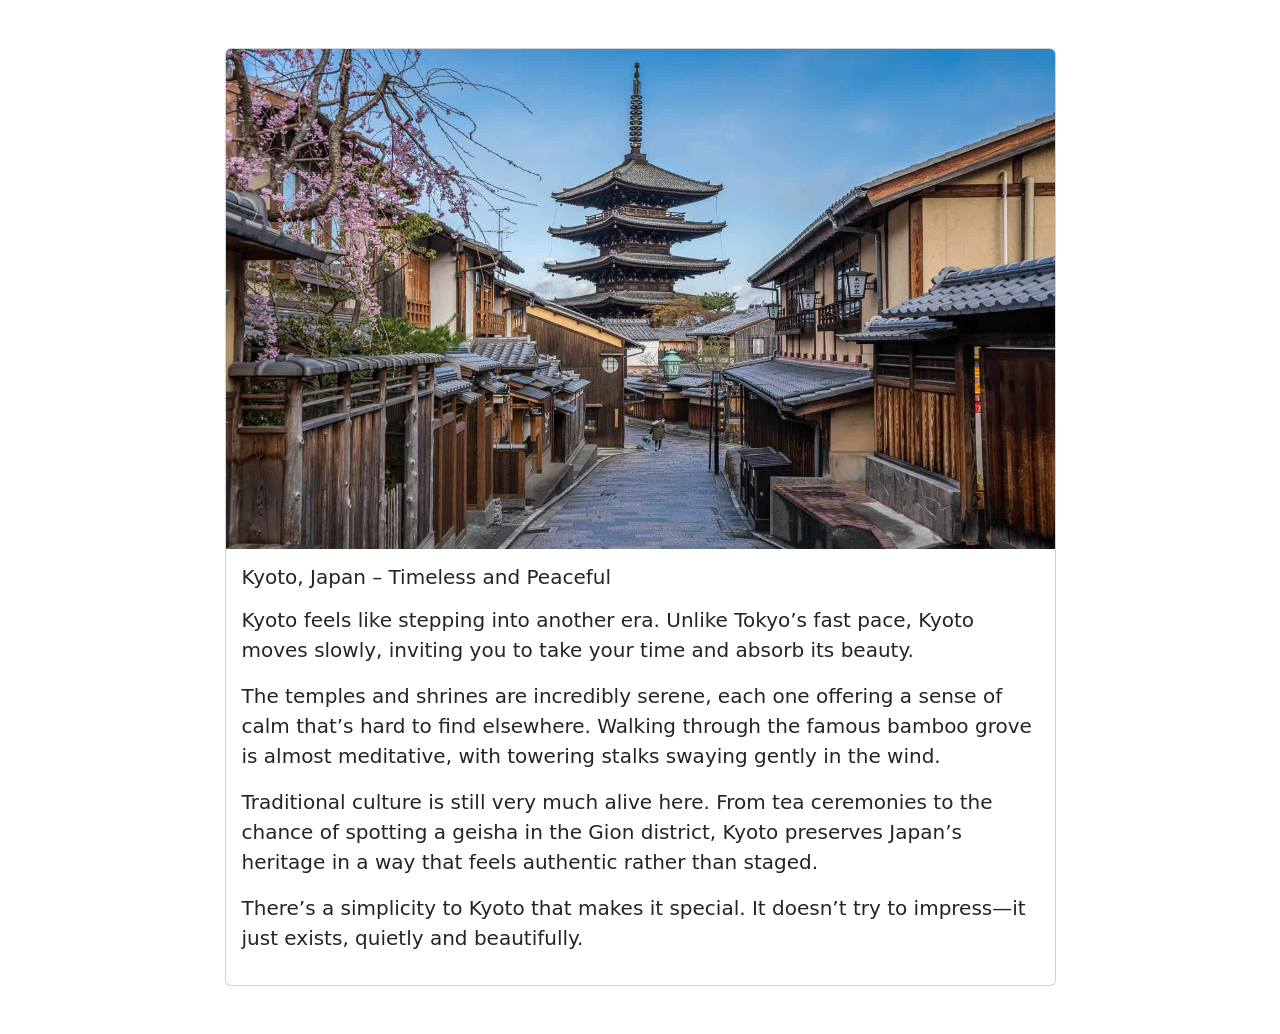
<file: kyoto.html>
<!DOCTYPE html>
<html lang="en">
    <head>
        <meta charset="UTF-8">
        <meta name="viewport" content="width=device-width, initial-scale=1.0">
        <title>Kyoto, Japan</title>
        <link href="https://cdn.jsdelivr.net/npm/bootstrap@5.1.0/dist/css/bootstrap.min.css" rel="stylesheet">

        <link rel="stylesheet" href="cities.css">
    </head>

    <body>
        <section id="latest-posts" class="container py-5">
            <div class="row" id="city-div">
                <div class="col-md-9">
                    <div class="card blog-card">
                        <img src="IMAGES/kyoto.jpg" class="card-img-top" alt="">
                        <div class="card-body">
                            <h5 class="card-title">Kyoto, Japan – Timeless and Peaceful</h5>

                            <p class="card-text">
                                <p>Kyoto feels like stepping into another era. Unlike Tokyo’s fast pace, Kyoto moves slowly, inviting you to take your time and absorb its beauty.</p>
                                
                                <p>The temples and shrines are incredibly serene, each one offering a sense of calm that’s hard to find elsewhere. Walking through the famous bamboo grove is almost meditative, with towering stalks swaying gently in the wind.</p>
                                
                                <p>Traditional culture is still very much alive here. From tea ceremonies to the chance of spotting a geisha in the Gion district, Kyoto preserves Japan’s heritage in a way that feels authentic rather than staged.</p>
                                
                                <p>There’s a simplicity to Kyoto that makes it special. It doesn’t try to impress—it just exists, quietly and beautifully.</p>

                            </p>
                            
                        </div>
                    </div>
                </div>
            </div>
        </section>







        <!-- Bootstrap JS -->
        <script src="https://cdn.jsdelivr.net/npm/bootstrap@5.1.0/dist/js/bootstrap.bundle.min.js"></script>    
    </body>
</html>
</file>
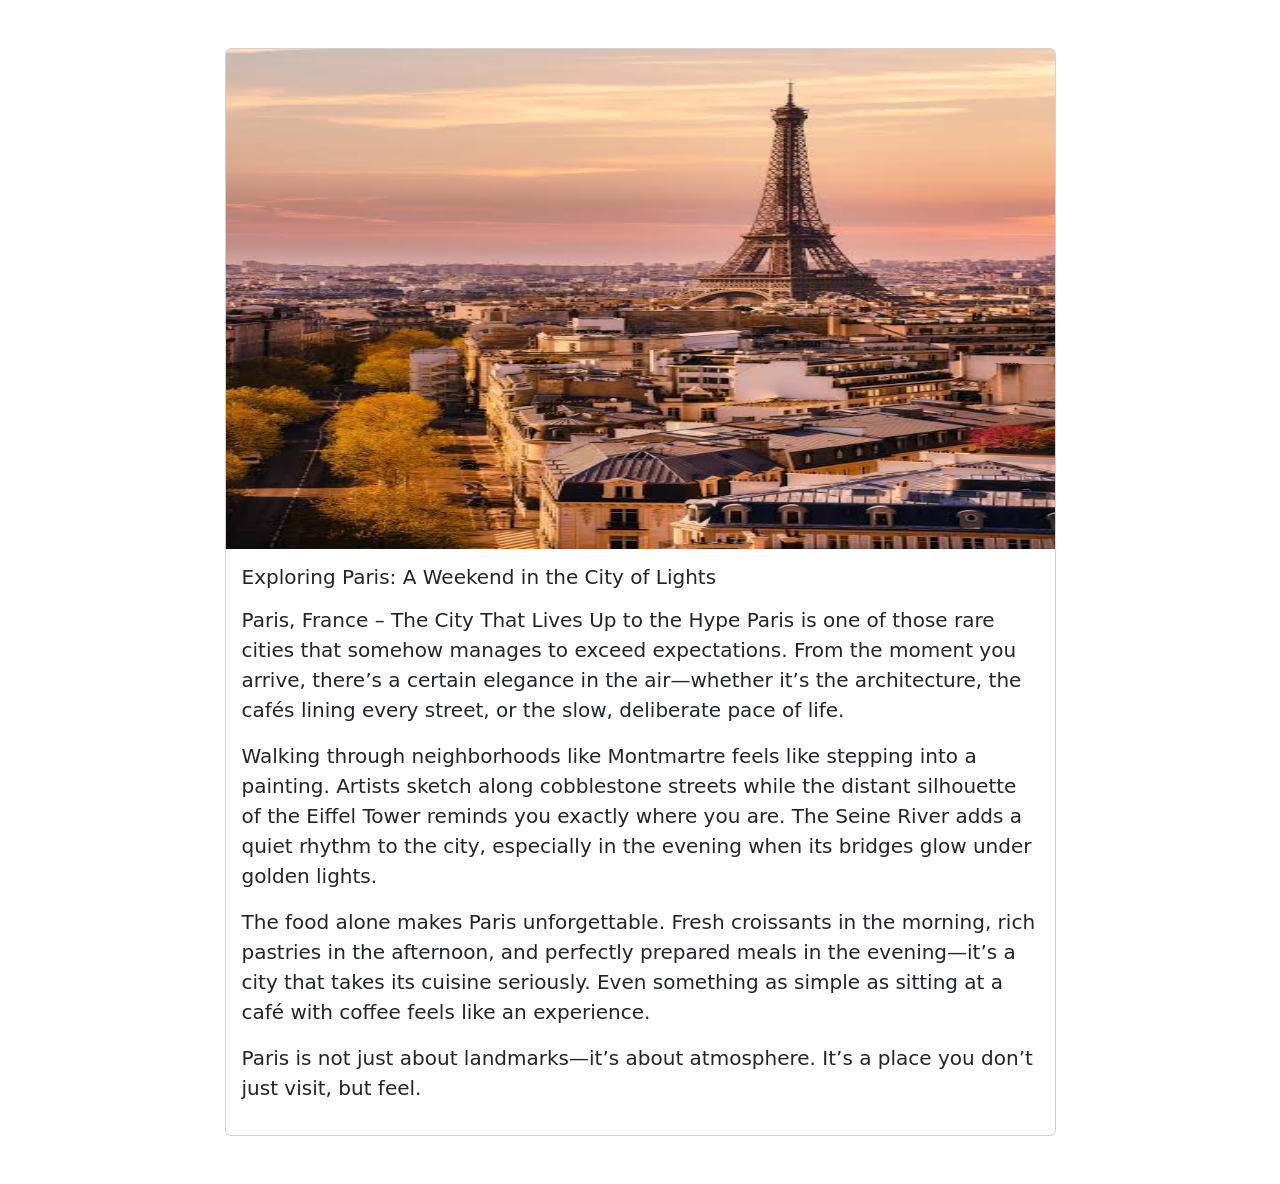
<file: paris.html>
<!DOCTYPE html>
<html lang="en">
    <head>
        <meta charset="UTF-8">
        <meta name="viewport" content="width=device-width, initial-scale=1.0">
        <title>Paris, France</title>
        <link href="https://cdn.jsdelivr.net/npm/bootstrap@5.1.0/dist/css/bootstrap.min.css" rel="stylesheet">

        <link rel="stylesheet" href="cities.css">
    </head>

    <body>
        <section id="latest-posts" class="container py-5">
            <div class="row" id="city-div">
                <div class="col-md-9">
                    <div class="card blog-card">
                        <img src="IMAGES/paris.jpeg" class="card-img-top" alt="">
                        <div class="card-body">
                            <h5 class="card-title">Exploring Paris: A Weekend in the City of Lights</h5>

                            <p class="card-text">
                                <p>Paris, France – The City That Lives Up to the Hype

                                Paris is one of those rare cities that somehow manages to exceed expectations. From the moment you arrive, there’s a certain elegance in the air—whether it’s the architecture, the cafés lining every street, or the slow, deliberate pace of life.</p>
                                
                                <p>Walking through neighborhoods like Montmartre feels like stepping into a painting. Artists sketch along cobblestone streets while the distant silhouette of the Eiffel Tower reminds you exactly where you are. The Seine River adds a quiet rhythm to the city, especially in the evening when its bridges glow under golden lights.</p>
                                
                                <p>The food alone makes Paris unforgettable. Fresh croissants in the morning, rich pastries in the afternoon, and perfectly prepared meals in the evening—it’s a city that takes its cuisine seriously. Even something as simple as sitting at a café with coffee feels like an experience.</p>
                                
                                <p>Paris is not just about landmarks—it’s about atmosphere. It’s a place you don’t just visit, but feel.
                                </p>

                            </p>
                            
                        </div>
                    </div>
                </div>
            </div>
        </section>





        <!-- Bootstrap JS -->
        <script src="https://cdn.jsdelivr.net/npm/bootstrap@5.1.0/dist/js/bootstrap.bundle.min.js"></script>    
    </body>
</html>
</file>
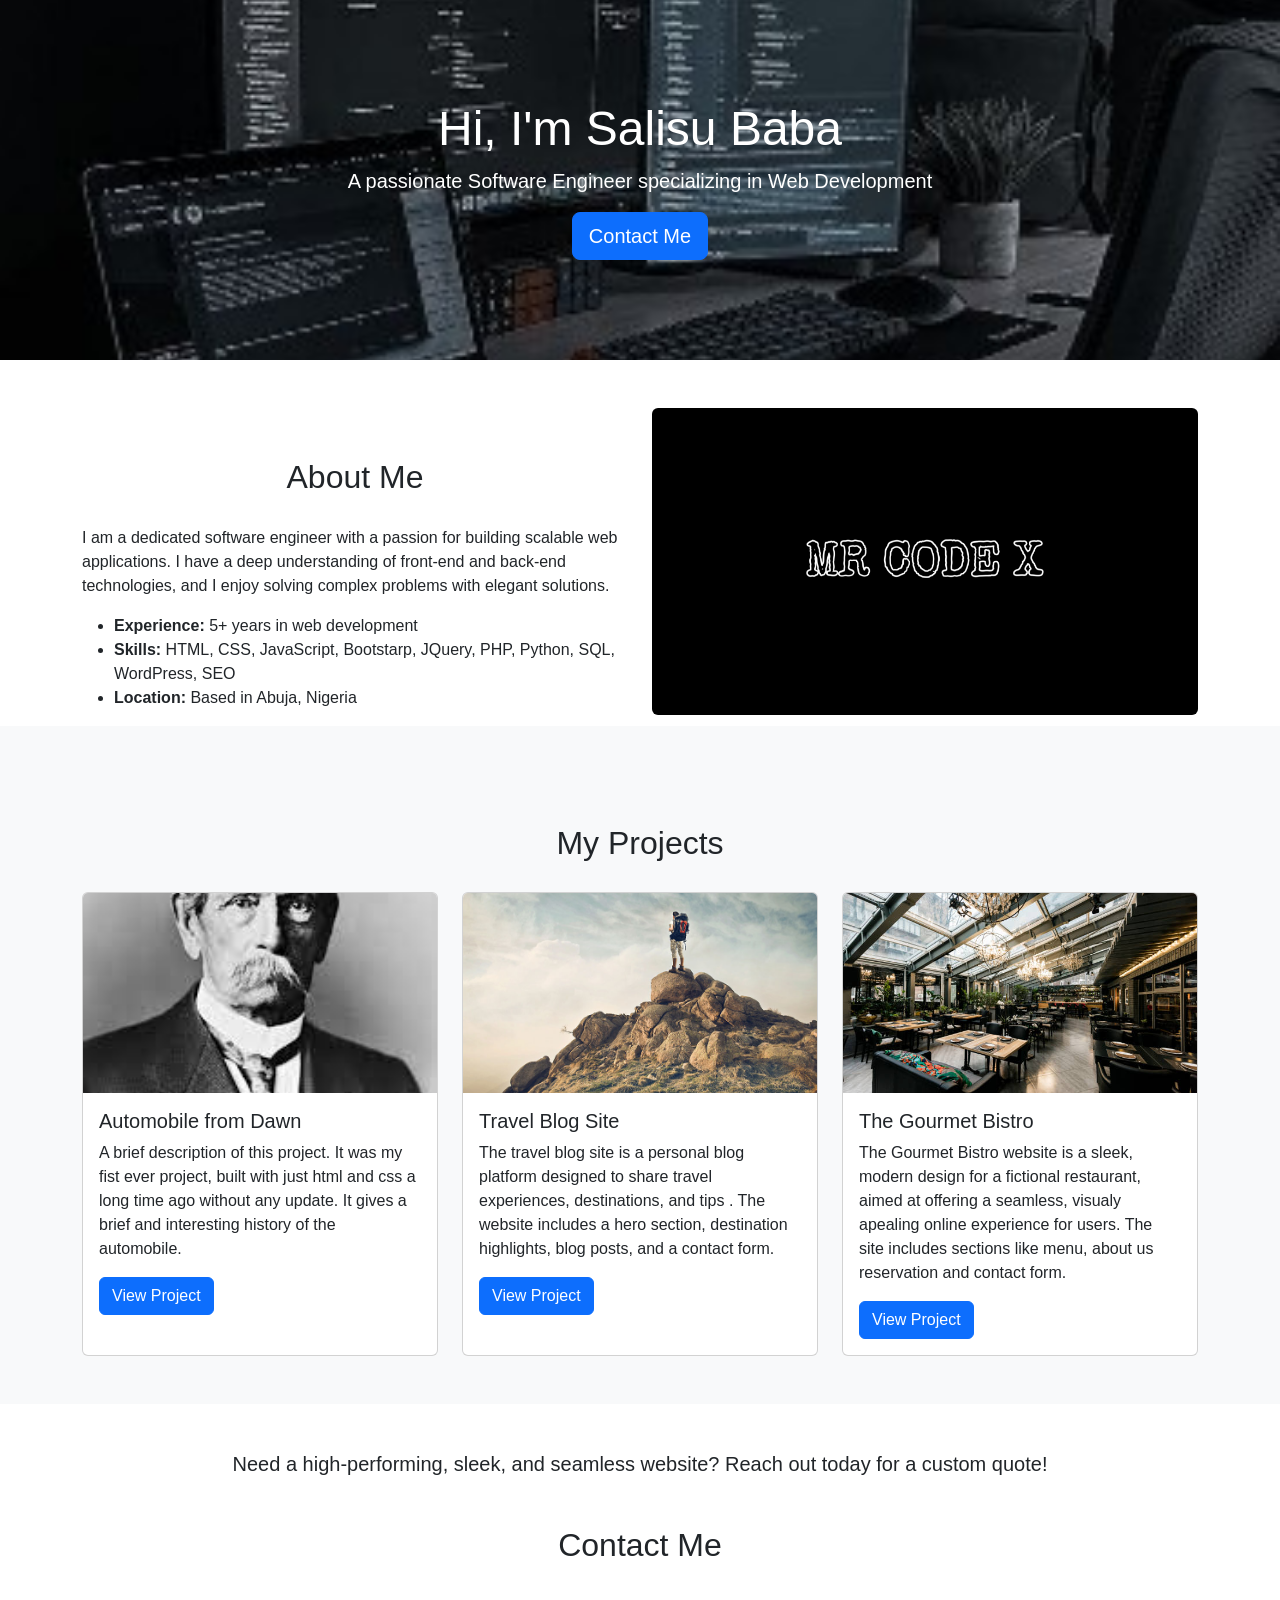
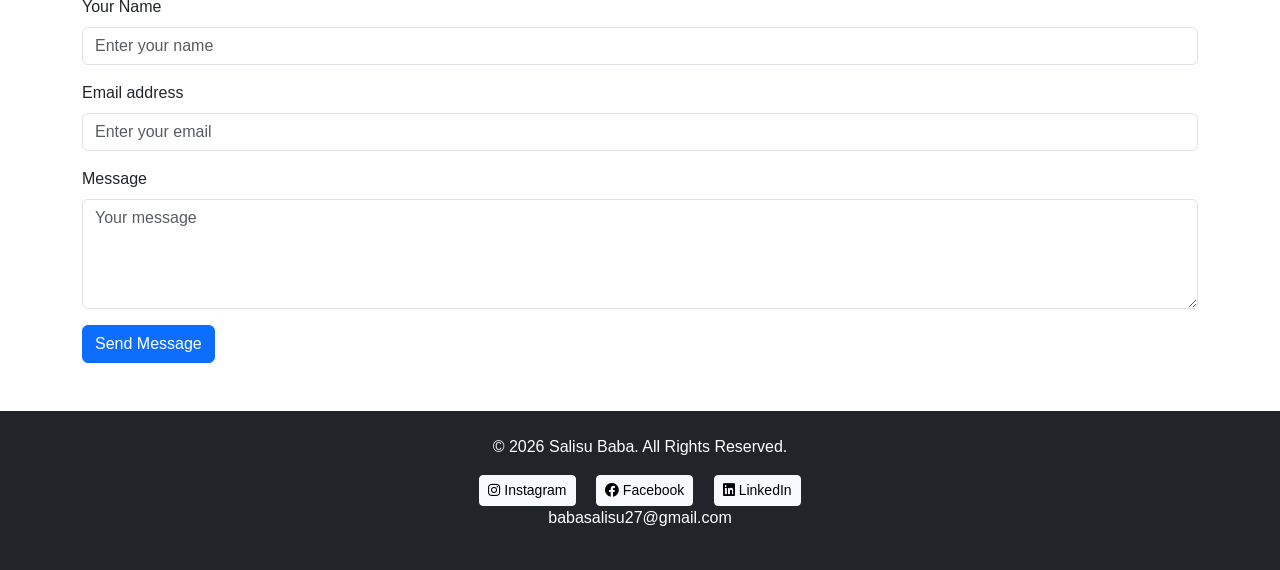
<file: portfolio.html>
<!DOCTYPE html>
<html lang="en">
<head>
  <meta charset="UTF-8">
  <meta name="viewport" content="width=device-width, initial-scale=1.0">
  <title>Salisu Baba Portfolio</title>
  <link href="https://cdn.jsdelivr.net/npm/bootstrap@5.1.0/dist/css/bootstrap.min.css" rel="stylesheet">
  <link href="https://cdnjs.cloudflare.com/ajax/libs/font-awesome/5.15.3/css/all.min.css" rel="stylesheet">


  <link rel="stylesheet" href="portfolio.css">

  
</head>
<body>

  <!-- Hero Section -->
  <section class="hero-section text-center">
    <div class="container">
      <h1>Hi, I'm Salisu Baba</h1>
      <p class="lead">A passionate Software Engineer specializing in Web Development</p>
      <a href="#contact" class="btn btn-primary btn-lg">Contact Me</a>
    </div>
  </section>

  <!-- About Me Section -->
  <section id="about" class="container mt-5">
    <div class="row">
      <div class="col-md-6">
        <h2 class="section-title">About Me</h2>
        <p>I am a dedicated software engineer with a passion for building scalable web applications. I have a deep understanding of front-end and back-end technologies, and I enjoy solving complex problems with elegant solutions.</p>
        <ul>
          <li><strong>Experience:</strong> 5+ years in web development</li>
          <li><strong>Skills:</strong> HTML, CSS, JavaScript, Bootstarp, JQuery, PHP, Python, SQL, WordPress, SEO</li>
          <li><strong>Location:</strong> Based in Abuja, Nigeria</li>
        </ul>
      </div>
      <div class="col-md-6">
        <img src="IMAGES/mrCode.JPEG" alt="Salisu Baba" class="img-fluid rounded">
      </div>
    </div>
  </section>

  <!-- Projects Section -->
  <section id="projects" class="bg-light py-5">
    <div class="container">
      <h2 class="section-title">My Projects</h2>
      <div class="row">
        <div class="col-md-4">
          <div class="card h-100">
            <img src="IMAGES/benzo.jpg" class="card-img-top" alt="Opposites">
            <div class="card-body">
              <h5 class="card-title">Automobile from Dawn</h5>
              <p class="card-text">A brief description of this project. It was my fist ever project, built with just html and css a long time ago without any update. It gives a brief and interesting history of the automobile.</p>
              <a href="AUTOMOBILE FROM DAWN.html" class="btn btn-primary">View Project</a>
            </div>
          </div>
        </div>
        <div class="col-md-4">
          <div class="card h-100">
            <img src="IMAGES/adventurer.jpg" class="card-img-top" alt="Opposites">
            <div class="card-body">
              <h5 class="card-title">Travel Blog Site</h5>
              <p class="card-text">The travel blog site is a personal blog platform designed to share travel experiences, destinations, and tips
                . The website includes a hero section, destination highlights, blog posts, and a contact form.</p>
              <a href="traveler.html" class="btn btn-primary">View Project</a>
            </div>
          </div>
        </div>
        <div class="col-md-4">
          <div class="card h-100">
            <img src="IMAGES/cafe.jpg" class="card-img-top" alt="Opposites">
            <div class="card-body">
              <h5 class="card-title">The Gourmet Bistro</h5>
              <p class="card-text">The Gourmet Bistro website is a sleek, modern design for a fictional restaurant, aimed at offering a seamless, visualy apealing
                online experience for users. The site includes sections like menu, about us reservation and contact form.</p>
              <a href="restaurant.html" class="btn btn-primary">View Project</a>
            </div>
          </div>
        </div>
      </div>
    </div>
  </section>

  <!-- Contact Section -->
  <section id="contact" class="container py-5">
    <div class="text-center"><h5>Need a high-performing, sleek, and seamless website? Reach out today for a custom quote!</h5></div>
    
    <h2 class="section-title">Contact Me</h2>
    <form 
      action="https://formspree.io/f/mgorwrgd" 
      method="POST">
      <div class="mb-3">
        <label for="name" class="form-label">Your Name</label>
        <input type="text" class="form-control" name="name" id="name" placeholder="Enter your name" required>
      </div>
      <div class="mb-3">
        <label for="email" class="form-label">Email address</label>
        <input type="email" class="form-control" name="email" id="email" placeholder="Enter your email" required>
      </div>
      <div class="mb-3">
        <label for="message" class="form-label">Message</label>
        <textarea class="form-control" name="message" id="message" rows="4" placeholder="Your message" required></textarea>
      </div>
      <button type="submit" class="btn btn-primary">Send Message</button>
    </form>
  </section>

  <!-- Footer Section -->
  <footer class="bg-dark text-white text-center py-4">
    <p>&copy; 2026 Salisu Baba. All Rights Reserved.</p>
    <div>
      <a href="https://www.instagram.com/babasalisu27" target="_blank" class="btn btn-light btn-sm mx-2">
        <i class="fab fa-instagram"></i> Instagram
      </a>
      <a href="https://www.facebook.com/salisu.baba.982845" target="_blank" class="btn btn-light btn-sm mx-2">
        <i class="fab fa-facebook"></i> Facebook
      </a>
      <a href="https://www.linkedin.com/in/salisu-baba0a22ab324" target="_blank" class="btn btn-light btn-sm mx-2">
        <i class="fab fa-linkedin"></i> LinkedIn
      </a>
    </div>
    <p>babasalisu27@gmail.com</p>
  
  </footer>

  <!-- Bootstrap JS -->
  <script src="https://cdn.jsdelivr.net/npm/bootstrap@5.1.0/dist/js/bootstrap.bundle.min.js"></script>

</body>
</html>
</file>
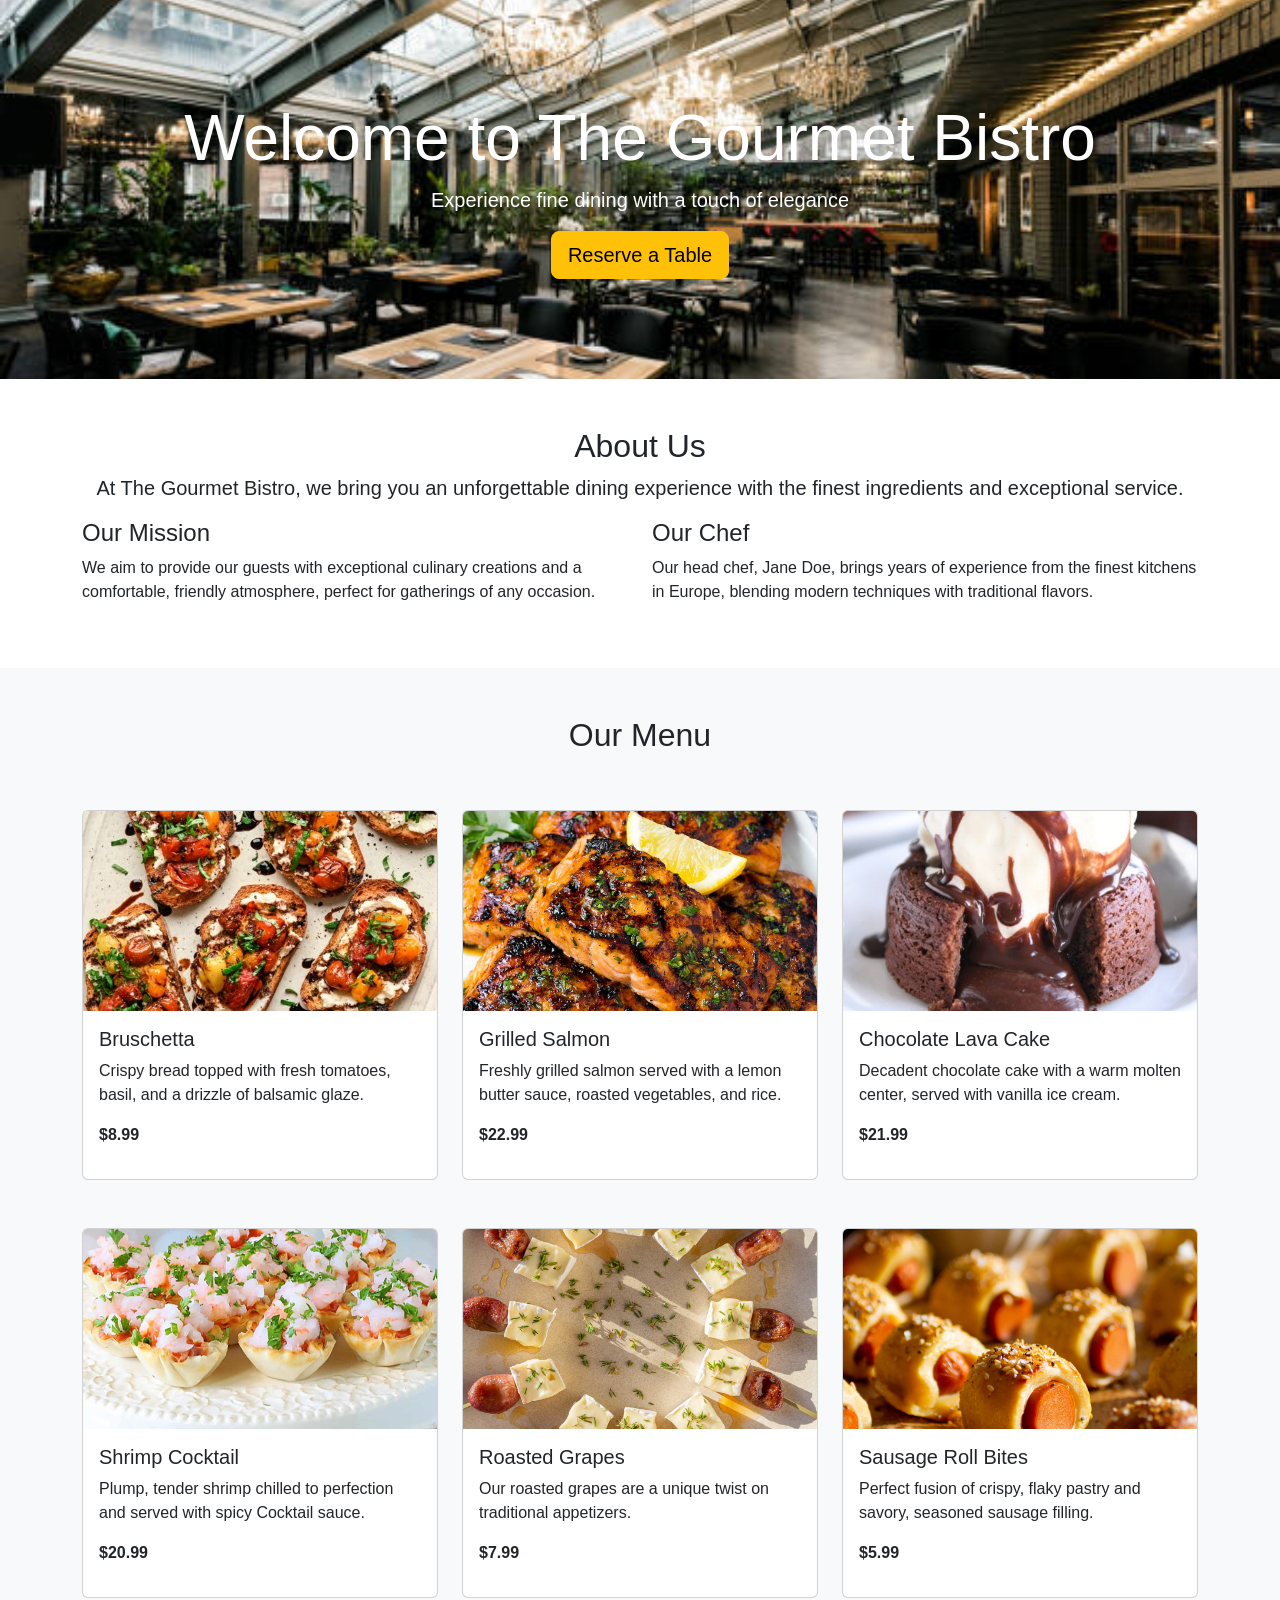
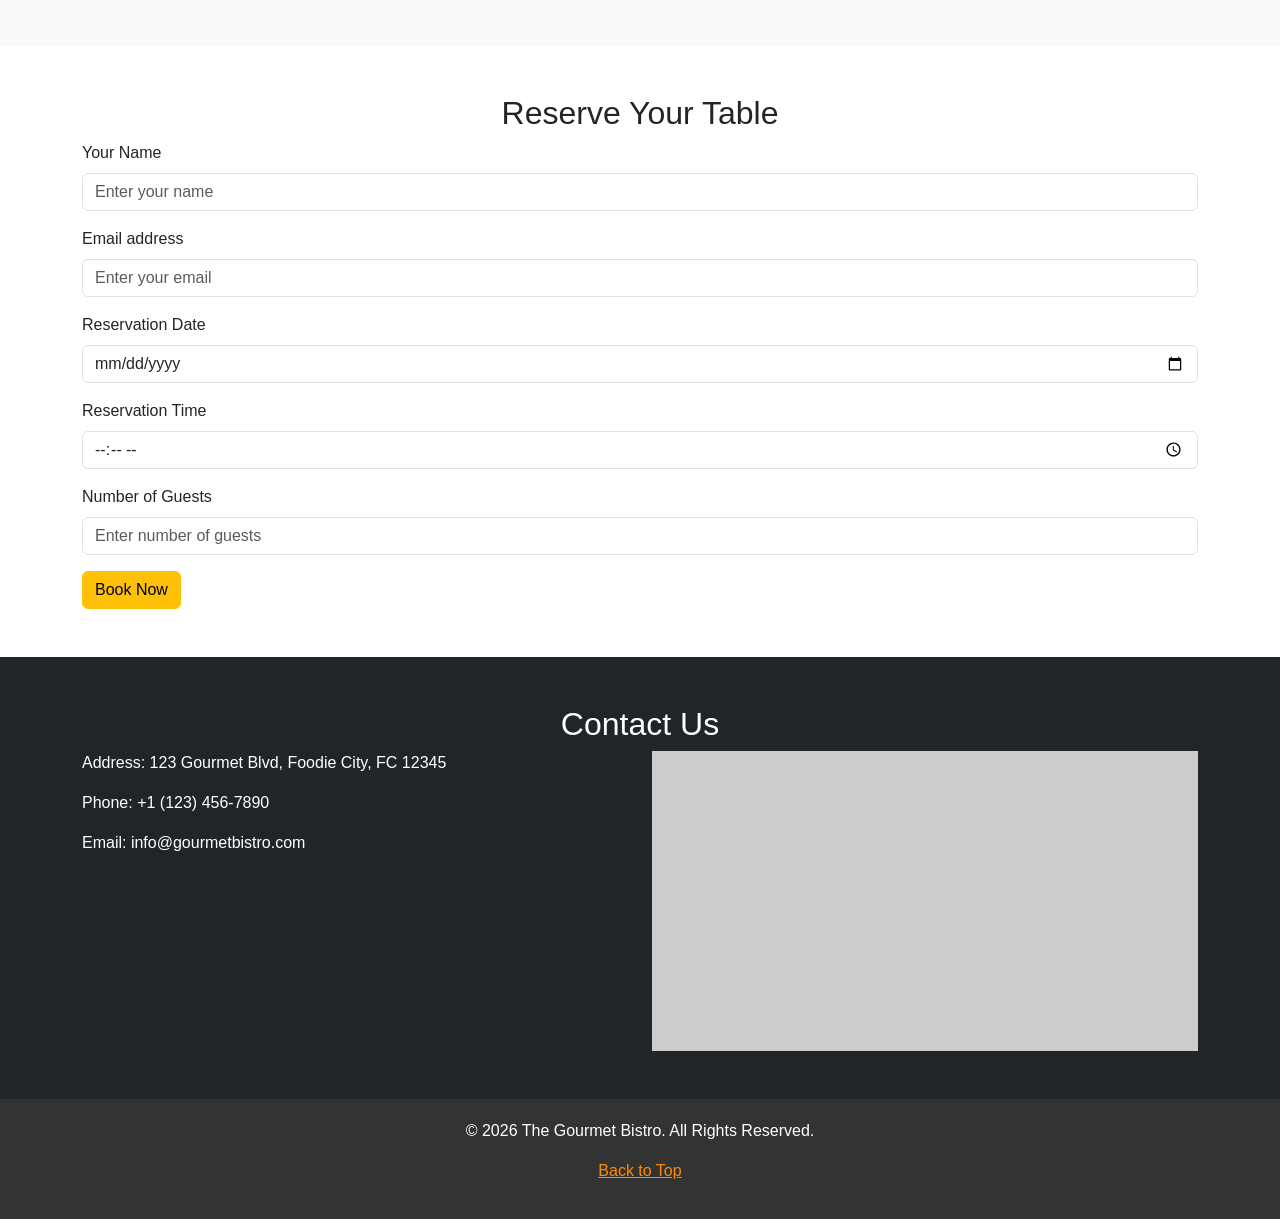
<file: restaurant.html>
<!DOCTYPE html>
<html lang="en">

<head>
  <meta charset="UTF-8">
  <meta name="viewport" content="width=device-width, initial-scale=1.0">
  <title>Restaurant Website</title>
  <link href="https://cdn.jsdelivr.net/npm/bootstrap@5.1.0/dist/css/bootstrap.min.css" rel="stylesheet">

  <link rel="stylesheet" href="restaurant.css">


  
</head>

<body>

  <!-- Hero Section -->
  <section class="hero-section text-center text-white">
    <div class="container">
      <h1 class="display-3">Welcome to The Gourmet Bistro</h1>
      <p class="lead">Experience fine dining with a touch of elegance</p>
      <a href="#reservation" class="btn btn-warning btn-lg">Reserve a Table</a>
    </div>
  </section>

  <!-- About Us Section -->
  <section id="about" class="container py-5">
    <h2 class="text-center">About Us</h2>
    <p class="lead text-center">At The Gourmet Bistro, we bring you an unforgettable dining experience with the finest
      ingredients and exceptional service.</p>
    <div class="row">
      <div class="col-md-6">
        <h4>Our Mission</h4>
        <p>We aim to provide our guests with exceptional culinary creations and a comfortable, friendly atmosphere,
          perfect for gatherings of any occasion.</p>
      </div>
      <div class="col-md-6">
        <h4>Our Chef</h4>
        <p>Our head chef, Jane Doe, brings years of experience from the finest kitchens in Europe, blending modern
          techniques with traditional flavors.</p>
      </div>
    </div>
  </section>

  <!-- Menu Section -->
  <section id="menu" class="bg-light py-5">
    <div class="container">
      <h2 class="text-center">Our Menu</h2>
      <div class="row">
        <!-- Appetizers -->
        <div class="col-md-4 mt-5">
          <div class="card menu-card">
            <img src="IMAGES/Bruschetta.jpg" class="card-img-top" alt="Appetizer">
            <div class="card-body">
              <h5 class="card-title">Bruschetta</h5>
              <p class="card-text">Crispy bread topped with fresh tomatoes, basil, and a drizzle of balsamic glaze.</p>
              <p><strong>$8.99</strong></p>
            </div>
          </div>
        </div>
        <!-- Main Courses -->
        <div class="col-md-4 mt-5">
          <div class="card menu-card">
            <img src="IMAGES/grilled salmon.jpg" class="card-img-top" alt="Main Course">
            <div class="card-body">
              <h5 class="card-title">Grilled Salmon</h5>
              <p class="card-text">Freshly grilled salmon served with a lemon butter sauce, roasted vegetables, and rice.</p>
              <p><strong>$22.99</strong></p>
            </div>
          </div>
        </div>
        <!-- Desserts -->
        <div class="col-md-4 mt-5">
          <div class="card menu-card">
            <img src="IMAGES/lava cake.jpg" class="card-img-top" alt="Dessert">
            <div class="card-body">
              <h5 class="card-title">Chocolate Lava Cake</h5>
              <p class="card-text">Decadent chocolate cake with a warm molten center, served with vanilla ice cream.</p>
              <p><strong>$21.99</strong></p>
            </div>
          </div>
        </div>
        <!-- Desserts -->
        <div class="col-md-4 mt-5">
          <div class="card menu-card">
            <img src="IMAGES/Shrimp Cocktail.jpg" class="card-img-top" alt="Dessert">
            <div class="card-body">
              <h5 class="card-title">Shrimp Cocktail</h5>
              <p class="card-text">Plump, tender shrimp chilled to perfection and served with spicy Cocktail sauce.</p>
              <p><strong>$20.99</strong></p>
            </div>
          </div>
        </div>
        <!-- Desserts -->
        <div class="col-md-4 mt-5">
          <div class="card menu-card">
            <img src="IMAGES/roasted grapes.jpg" class="card-img-top" alt="Dessert">
            <div class="card-body">
              <h5 class="card-title">Roasted Grapes</h5>
              <p class="card-text">Our roasted grapes are a unique twist on traditional appetizers.</p>
              <p><strong>$7.99</strong></p>
            </div>
          </div>
        </div>
        <!-- Desserts -->
        <div class="col-md-4 mt-5">
          <div class="card menu-card">
            <img src="IMAGES/bites.jpg" class="card-img-top" alt="Dessert">
            <div class="card-body">
              <h5 class="card-title">Sausage Roll Bites</h5>
              <p class="card-text">Perfect fusion of crispy, flaky pastry and savory, seasoned sausage filling.</p>
              <p><strong>$5.99</strong></p>
            </div>
          </div>
        </div>
      </div>
    </div>
  </section>

  <!-- Reservation Section -->
  <section id="reservation" class="container py-5">
    <h2 class="text-center">Reserve Your Table</h2>
    <form>
      <div class="mb-3">
        <label for="name" class="form-label">Your Name</label>
        <input type="text" class="form-control" id="name" placeholder="Enter your name" required>
      </div>
      <div class="mb-3">
        <label for="email" class="form-label">Email address</label>
        <input type="email" class="form-control" id="email" placeholder="Enter your email" required>
      </div>
      <div class="mb-3">
        <label for="date" class="form-label">Reservation Date</label>
        <input type="date" class="form-control" id="date" required>
      </div>
      <div class="mb-3">
        <label for="time" class="form-label">Reservation Time</label>
        <input type="time" class="form-control" id="time" required>
      </div>
      <div class="mb-3">
        <label for="guests" class="form-label">Number of Guests</label>
        <input type="number" class="form-control" id="guests" placeholder="Enter number of guests" required>
      </div>
      <button type="submit" class="btn btn-warning">Book Now</button>
    </form>
  </section>

  <!-- Contact Section -->
  <section id="contact" class="bg-dark text-white py-5">
    <div class="container">
      <h2 class="text-center">Contact Us</h2>
      <div class="row">
        <div class="col-md-6">
          <p>Address: 123 Gourmet Blvd, Foodie City, FC 12345</p>
          <p>Phone: +1 (123) 456-7890</p>
          <p>Email: info@gourmetbistro.com</p>
        </div>
        <div class="col-md-6">
          <div id="map" style="height: 300px; background-color: #ccc;"></div>
        </div>
      </div>
    </div>
  </section>

  <!-- Footer Section -->
  <footer class="text-center">
    <p>&copy; 2026 The Gourmet Bistro. All Rights Reserved.</p>
    <p><a href="#about">Back to Top</a></p>
  </footer>

  <!-- Bootstrap JS -->
  <script src="https://cdn.jsdelivr.net/npm/bootstrap@5.1.0/dist/js/bootstrap.bundle.min.js"></script>
  

</html>
</file>
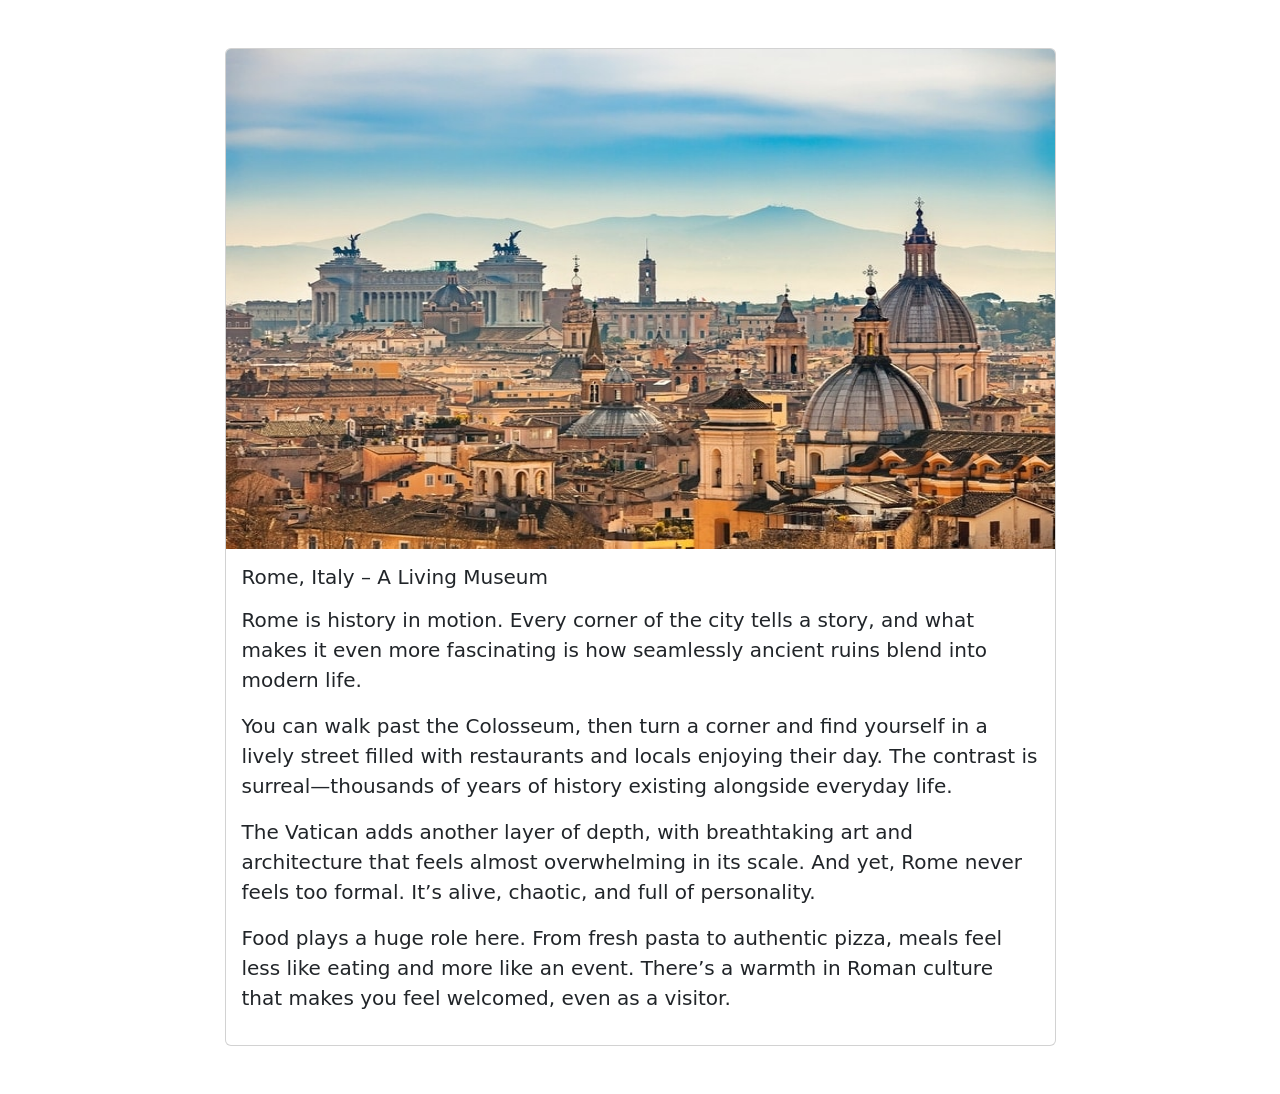
<file: rome.html>
<!DOCTYPE html>
<html lang="en">
    <head>
        <meta charset="UTF-8">
        <meta name="viewport" content="width=device-width, initial-scale=1.0">
        <title>Rome, Italy</title>
        <link href="https://cdn.jsdelivr.net/npm/bootstrap@5.1.0/dist/css/bootstrap.min.css" rel="stylesheet">

        <link rel="stylesheet" href="cities.css">
    </head>

    <body>
        <section id="latest-posts" class="container py-5">
            <div class="row" id="city-div">
                <div class="col-md-9">
                    <div class="card blog-card">
                        <img src="IMAGES/rome.jpg" class="card-img-top" alt="">
                        <div class="card-body">
                            <h5 class="card-title">Rome, Italy – A Living Museum</h5>

                            <p class="card-text">
                                <p>Rome is history in motion. Every corner of the city tells a story, and what makes it even more fascinating is how seamlessly ancient ruins blend into modern life.</p>
                                
                                <p>You can walk past the Colosseum, then turn a corner and find yourself in a lively street filled with restaurants and locals enjoying their day. The contrast is surreal—thousands of years of history existing alongside everyday life.</p>
                                
                                <p>The Vatican adds another layer of depth, with breathtaking art and architecture that feels almost overwhelming in its scale. And yet, Rome never feels too formal. It’s alive, chaotic, and full of personality.</p>
                                
                                <p>Food plays a huge role here. From fresh pasta to authentic pizza, meals feel less like eating and more like an event. There’s a warmth in Roman culture that makes you feel welcomed, even as a visitor.</p>

                            </p>
                            
                        </div>
                    </div>
                </div>
            </div>
        </section>







        <!-- Bootstrap JS -->
        <script src="https://cdn.jsdelivr.net/npm/bootstrap@5.1.0/dist/js/bootstrap.bundle.min.js"></script>    
    </body>
</html>
</file>
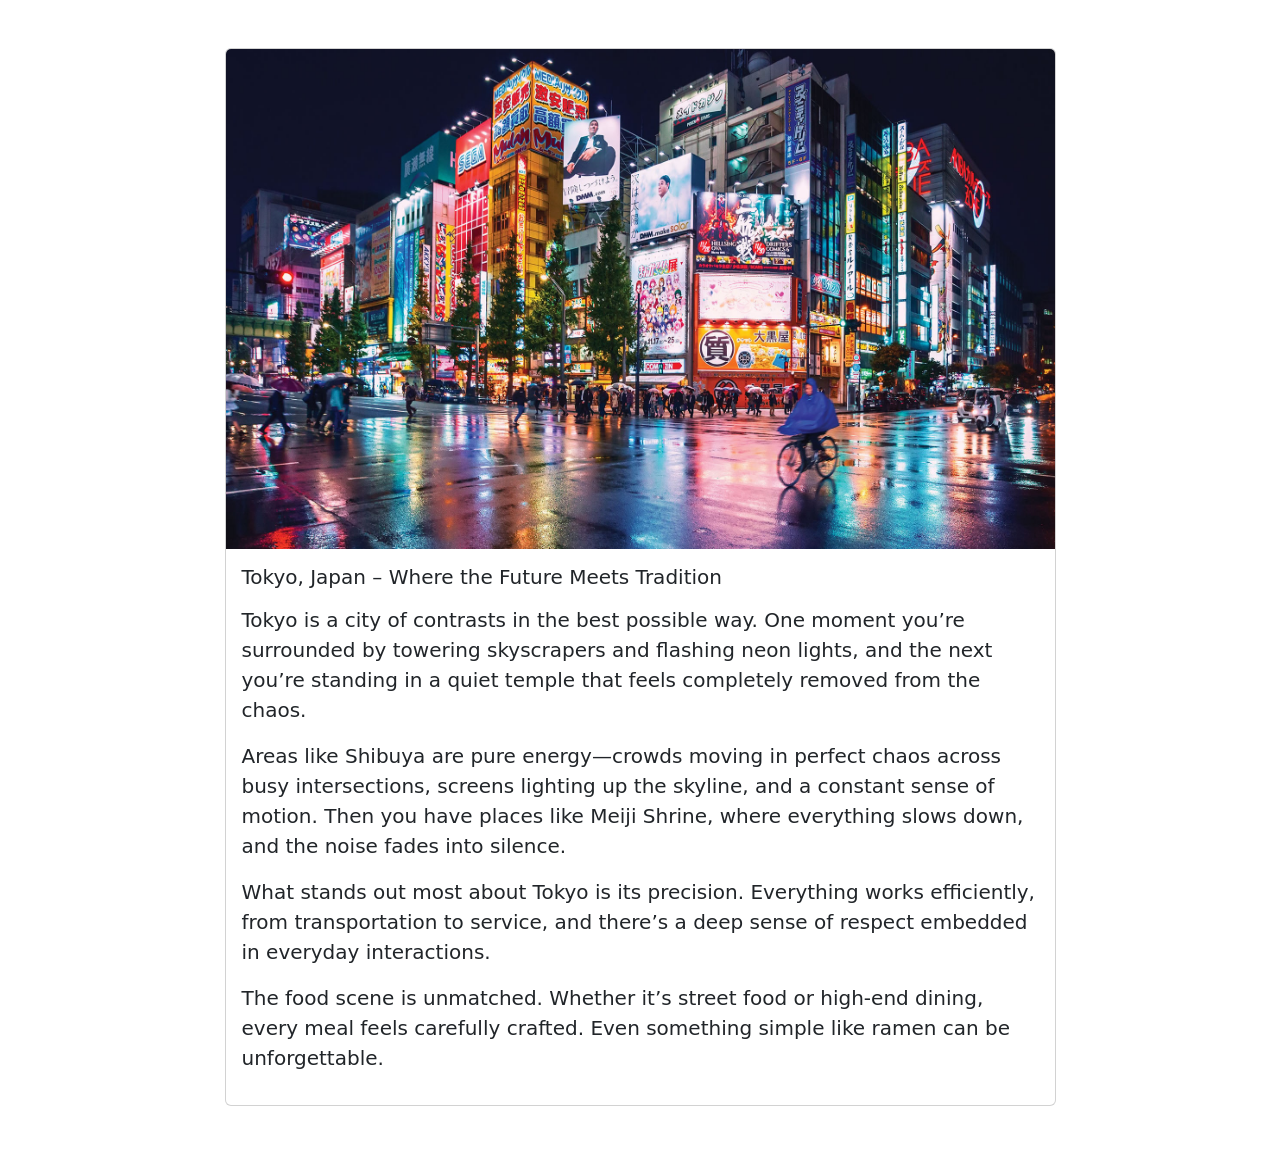
<file: tokyo.html>
<!DOCTYPE html>
<html lang="en">
    <head>
        <meta charset="UTF-8">
        <meta name="viewport" content="width=device-width, initial-scale=1.0">
        <title>Tokyo, Japan</title>
        <link href="https://cdn.jsdelivr.net/npm/bootstrap@5.1.0/dist/css/bootstrap.min.css" rel="stylesheet">

        <link rel="stylesheet" href="cities.css">
    </head>

    <body>
        <section id="latest-posts" class="container py-5">
            <div class="row" id="city-div">
                <div class="col-md-9">
                    <div class="card blog-card">
                        <img src="IMAGES/tokyo.jpg" class="card-img-top" alt="">
                        <div class="card-body">
                            <h5 class="card-title">Tokyo, Japan – Where the Future Meets Tradition</h5>

                            <p class="card-text">
                                <p>Tokyo is a city of contrasts in the best possible way. One moment you’re surrounded by towering skyscrapers and flashing neon lights, and the next you’re standing in a quiet temple that feels completely removed from the chaos.</p>
                                
                                <p>Areas like Shibuya are pure energy—crowds moving in perfect chaos across busy intersections, screens lighting up the skyline, and a constant sense of motion. Then you have places like Meiji Shrine, where everything slows down, and the noise fades into silence.</p>
                                
                                <p>What stands out most about Tokyo is its precision. Everything works efficiently, from transportation to service, and there’s a deep sense of respect embedded in everyday interactions.</p>
                                
                                <p>The food scene is unmatched. Whether it’s street food or high-end dining, every meal feels carefully crafted. Even something simple like ramen can be unforgettable.</p>

                            </p>
                            
                        </div>
                    </div>
                </div>
            </div>
        </section>







        <!-- Bootstrap JS -->
        <script src="https://cdn.jsdelivr.net/npm/bootstrap@5.1.0/dist/js/bootstrap.bundle.min.js"></script>    
    </body>
</html>
</file>
<file: AUTOMOBILE FROM DAWN.css>
.mydiv{
    background-color: #701C00;
    height:80px;
        width: 900px;
        font-size: x-large ;
        border-radius: 70px;
        margin-left: 200px;
    }
    h1 {
        text-align: center;
        color:rgb(0, 63, 0);
    }
    p {
        font-weight: normal;
        font-size:x-large;
    }
    a {
    text-decoration: none;
    color:rgb(2, 134, 42);
    }
    a:hover{
    text-decoration: underline;
    
    }
        img{
            height: 500px;
            width: 500px;
            border-radius: 70px;
        }
</file>
<file: cities.css>
#city-div{
    display: flex;
    justify-content: center;
    align-items: center;
    font-size: 20px;
}
img{
    height: 500px;
    width: 700px;
}
</file>
<file: portfolio.css>
body {
    font-family: 'Roboto', sans-serif;
  }
  .hero-section {
    background: url('IMAGES/coder.jpg') no-repeat center center;
    background-size: cover;
    color: white;
    padding: 100px 0;
  }
  .hero-section h1 {
    font-size: 3rem;
  }
  .section-title {
    margin-top: 50px;
    margin-bottom: 30px;
    text-align: center;
  }
  .card-img-top {
    height: 200px;
    object-fit: cover;
  }
</file>
<file: restaurant.css>
body {
    font-family: Arial, sans-serif;
  }
  .hero-section {
    background: url('IMAGES/cafe.jpg') no-repeat center center;
    background-size: cover;
    color: white;
    padding: 100px 0;
  }
  .menu-card img {
    height: 200px;
    object-fit: cover;
  }
  footer {
    background-color: #333;
    color: white;
    padding: 20px 0;
  }
  footer a {
    color: #ff8c00;
  }
</file>
